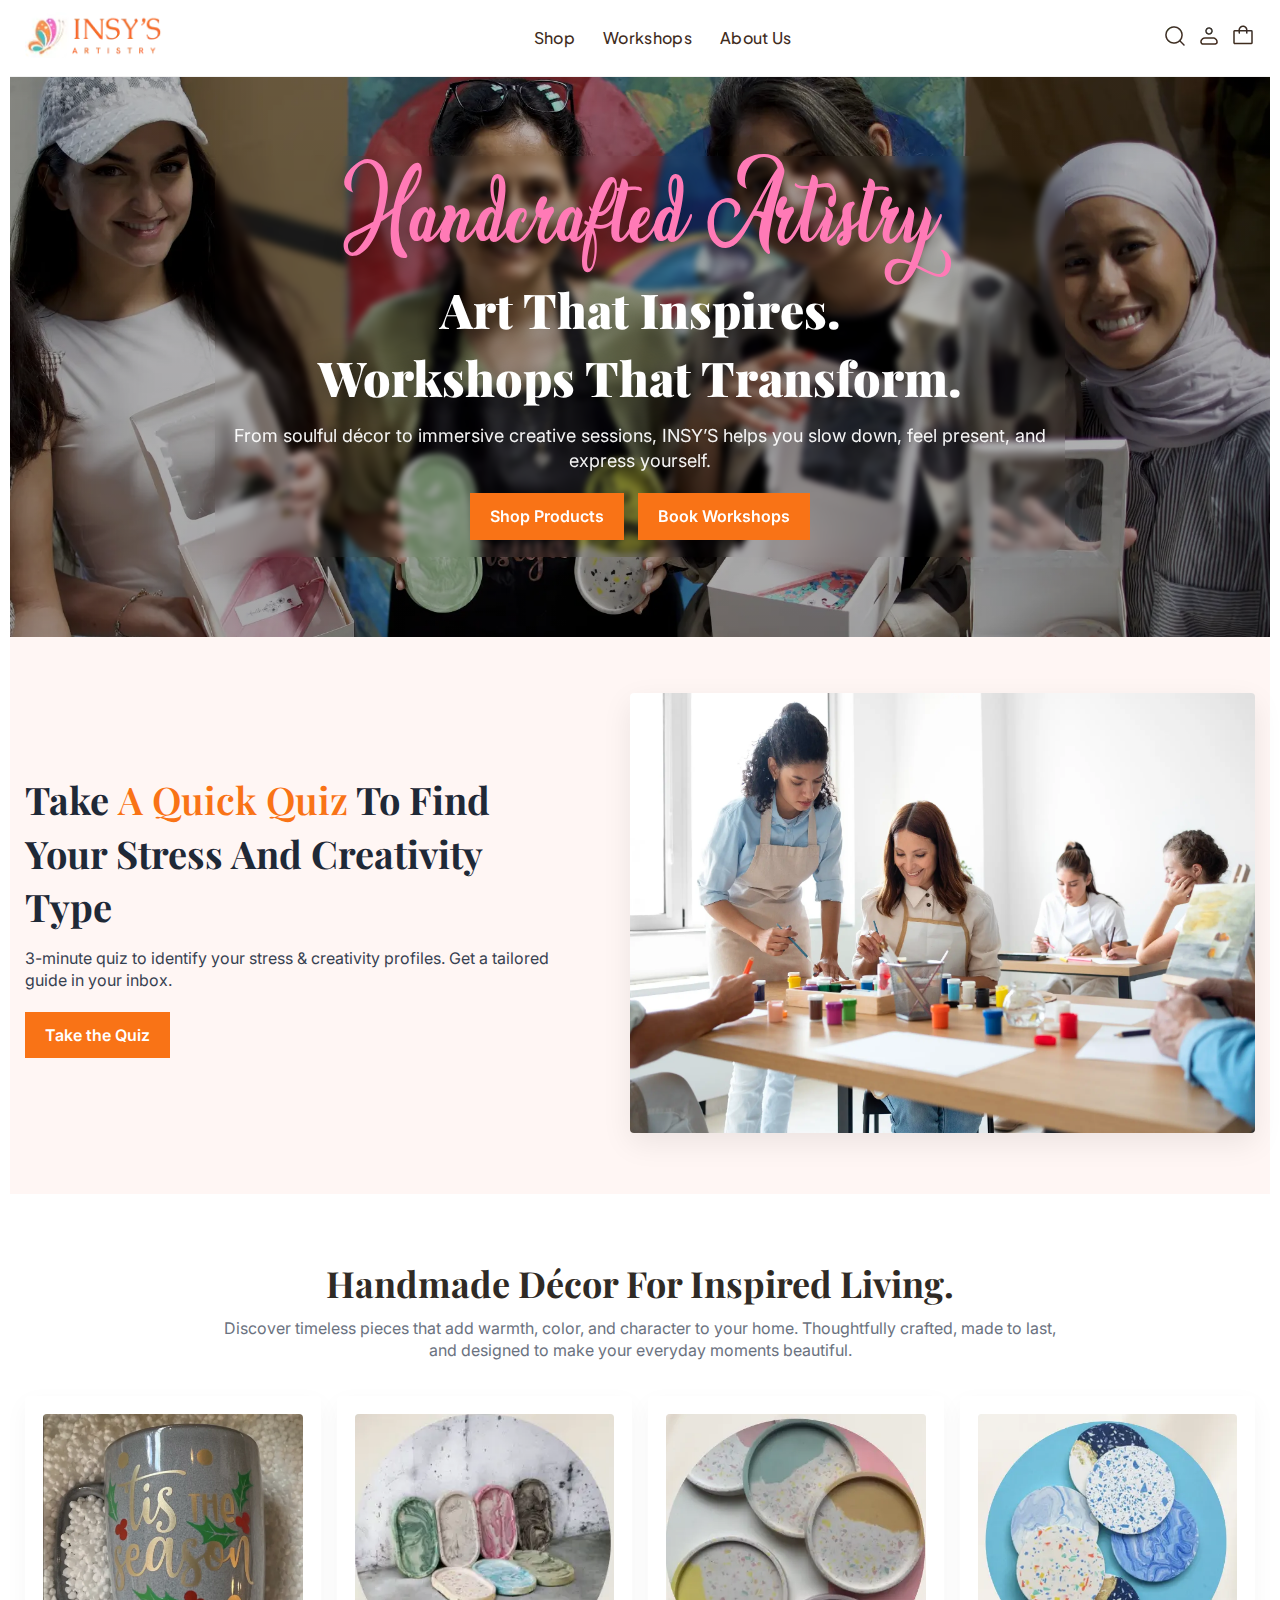
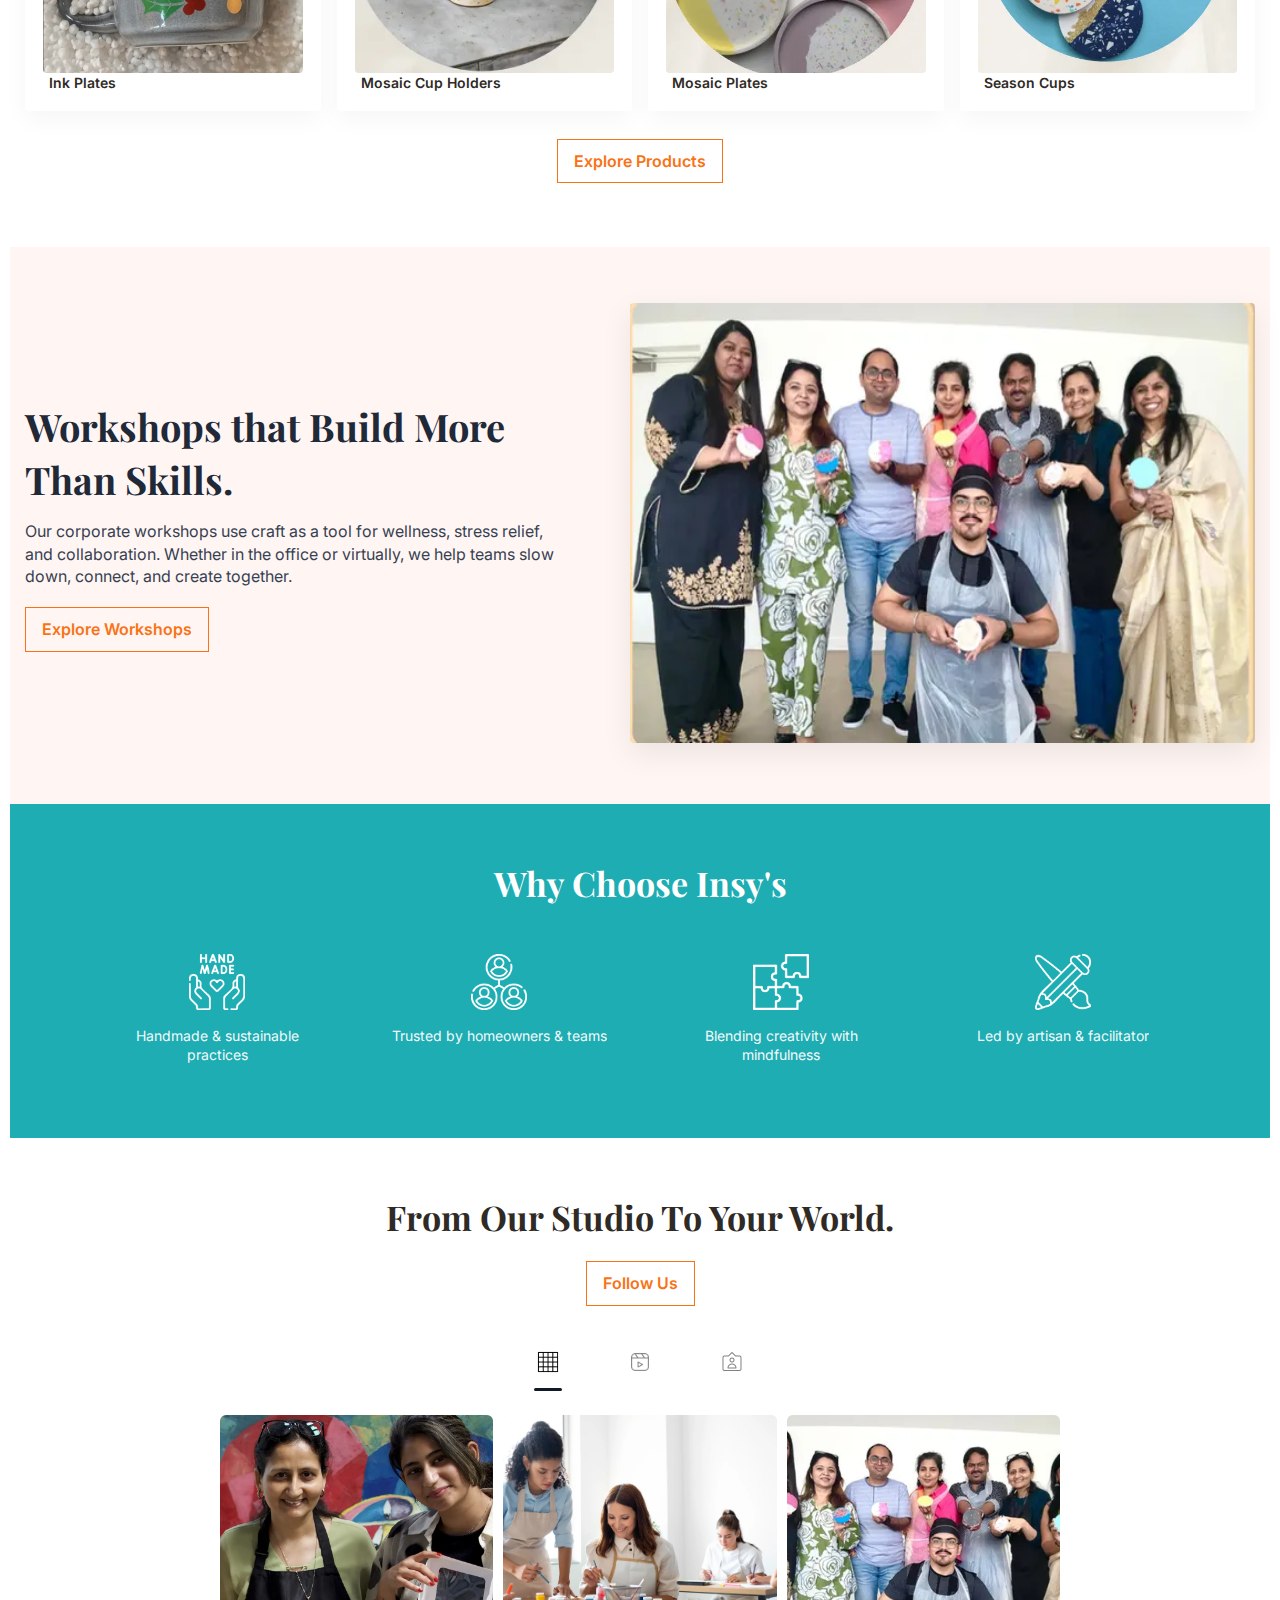
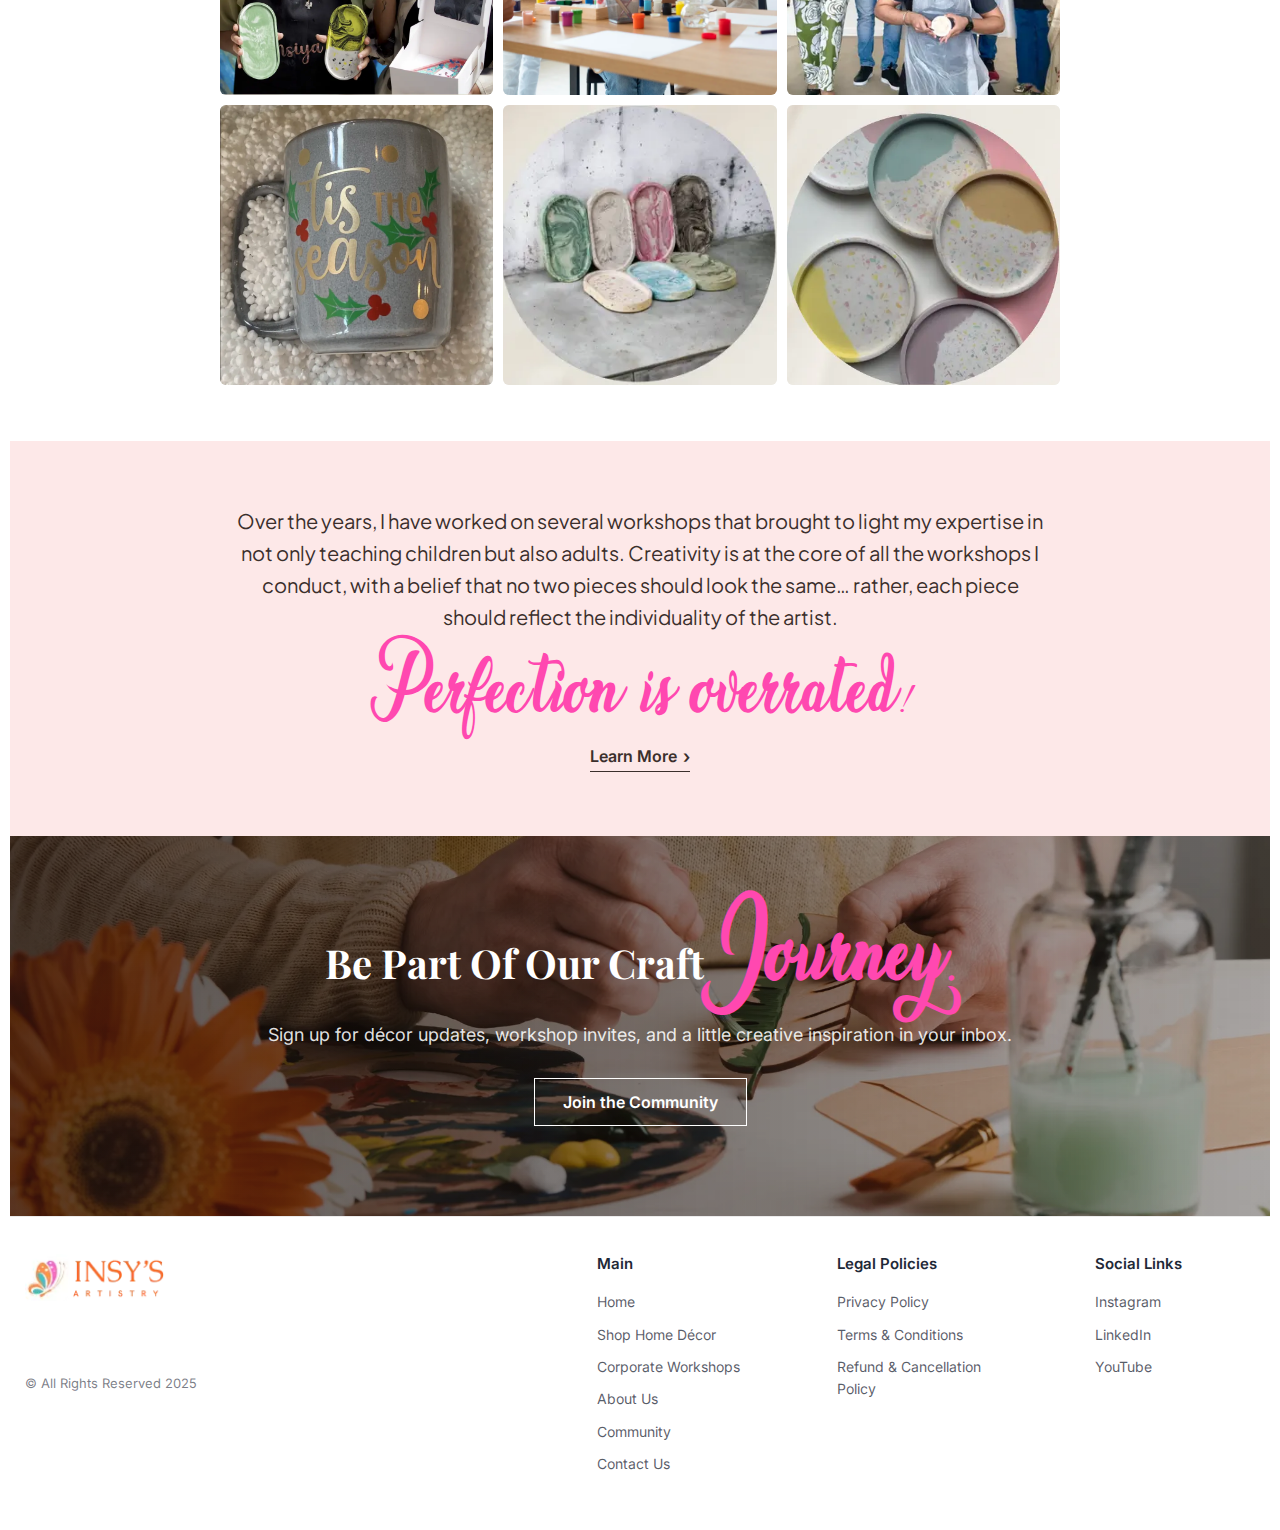
<file: index.html>
<!DOCTYPE html>
<html lang="en">

<head>
  <meta charset="utf-8" />
  <meta name="viewport" content="width=device-width, initial-scale=1" />
  <title>Insy's Artistry — Handcrafted Artistry</title>
  <link rel="preconnect" href="https://fonts.googleapis.com" />
  <link rel="preconnect" href="https://fonts.gstatic.com" crossorigin />
  <link
    href="https://fonts.googleapis.com/css2?family=Plus+Jakarta+Sans:wght@400;500;600&family=Playfair+Display:wght@400;700;900&family=Inter:wght@300;400;600&family=Great+Vibes&display=swap"
    rel="stylesheet" />
  <link rel="stylesheet" href="styles.css" />
</head>

<body>
  <header class="site-header">
    <div class="container header-inner">
      <div class="logo-menu-section">
        <!-- moved hamburger to the left of the logo -->
        <button class="menu-toggle" aria-label="Open menu"><img src="./assets/mobile_menu.webp" alt="menu"></button>
        <div class="brand">
          <a href="#">
            <img src="./assets/insy_logo.webp" alt="Insy's Artistry logo" class="logo" loading="lazy" />
          </a>
        </div>
      </div>

      <nav class="main-nav" aria-label="Main navigation">
        <ul>
          <li><a href="products.html">Shop</a></li>
          <li><a href="workshops.html">Workshops</a></li>
          <li><a href="aboutus.html">About Us</a></li>
        </ul>
      </nav>

      <div class="header-actions">
        <button class="icon-btn" aria-label="Search"><img src="./assets/search_icon.webp" alt="search_icon" height="24px"
            loading="lazy"
            width="24px"></button>
        <button class="icon-btn" aria-label="Account"><img src="./assets/user_icon.webp" alt="search_icon" height="24px"
            loading="lazy"
            width="24px"></button>
        <button class="icon-btn" aria-label="Cart"><img src="./assets/shopping_icon.webp" alt="search_icon" height="24px"
            loading="lazy"
            width="24px"></button>
      </div>
    </div>
  </header>

  <main>
    <section class="hero" id="hero">
      <div class="hero-bg" aria-hidden="true"></div>
      <div class="container hero-inner">
        <div class="hero-copy">
          <h2 class="hero-sub">Handcrafted Artistry</h2>
          <h1 class="hero-title">Art That Inspires.<br /> Workshops That Transform.</h1>
          <p class="hero-lead">
            From soulful décor to immersive creative sessions, INSY’S helps you slow down, feel present, and express
            yourself.
          </p>
          <div class="hero-ctas">
            <a class="btn btn-primary" href="#shop">Shop Products</a>
            <a class="btn btn-primary" href="#quiz">Book Workshops</a>
          </div>
        </div>
      </div>
    </section>

    <section class="quiz" id="quiz">
      <div class="container quiz-inner">
        <div class="quiz-content">
          <h2 class="quiz-title">
            Take <span class="quiz-eyebrow">A Quick Quiz</span> To Find Your
            Stress And Creativity Type
          </h2>
          <p class="quiz-desc">
            3-minute quiz to identify your stress & creativity profiles. Get a tailored guide in your inbox.
          </p>
          <a href="#" class="btn btn-primary quiz-cta">Take the Quiz</a>
        </div>
        <div class="quiz-image">
          <img src="./assets//quiz_page_pic.webp" alt="Workshop image" />
        </div>
      </div>
    </section>

    <!-- Product showcase section -->
    <section class="products" id="shop">
      <div class="container">
        <h2 class="products-title">Handmade Décor For Inspired Living.</h2>
        <p class="products-lead">
          Discover timeless pieces that add warmth, color, and character to your home. Thoughtfully crafted, made to
          last, and
          designed to make your everyday moments beautiful.
        </p>

        <div class="product-grid" aria-live="polite" id="product-grid">
          <!-- Product cards will be generated here -->
        </div>

        <div style="text-align: center; margin-top: 28px">
          <a class="btn btn-secondary explore-btn" href="products.html">Explore Products</a>
        </div>
      </div>
    </section>
    <!-- Workshops section -->
    <section class="workshops" id="workshops">
      <div class="container quiz-inner">
        <div class="quiz-content">
          <h2 class="quiz-title">Workshops that Build More Than Skills.</h2>
          <p class="quiz-desc">
            Our corporate workshops use craft as a tool for wellness, stress relief, and collaboration. Whether in the
            office or
            virtually, we help teams slow down, connect, and create together.
          </p>
          <a class="btn btn-secondary explore-btn" href="#workshops">Explore Workshops</a>
        </div>
    
        <div class="quiz-image">
          <img src="./assets/workshop_page_pic.webp" alt="Workshop group" />
        </div>
      </div>
    </section>
    
    <!-- Why choose section -->
    <section class="why" id="why">
      <div class="container">
        <h2 class="why-title">Why Choose Insy's</h2>
    
        <div class="why-grid" role="list">
          <div class="why-item" role="listitem">
            <img src="./assets/hand_made_icon.webp" alt="Handmade & sustainable practices" class="why-icon" />
            <div class="why-name">Handmade & sustainable practices</div>
          </div>

          <div class="why-item" role="listitem">
            <img src="./assets/trust_icon.webp" alt="Handmade & sustainable practices" class="why-icon" />
            <div class="why-name">Trusted by homeowners & teams</div>
          </div>

          <div class="why-item" role="listitem">
            <img src="./assets/puzzle_icon.webp" alt="Handmade & sustainable practices" class="why-icon" />
            <div class="why-name">Blending creativity with mindfulness</div>
          </div>

          <div class="why-item" role="listitem">
            <img src="./assets/artisan_logo.webp" alt="Handmade & sustainable practices" class="why-icon" />
            <div class="why-name">Led by artisan & facilitator</div>
          </div>
        </div>
      </div>
    </section>
    <!-- world section -->
    <section class="world" id="world">
      <div class="container">
        <h2 class="world-title">From Our Studio To Your World.</h2>
        <div style="text-align: center; margin-bottom: 28px">
          <a class="btn btn-secondary explore-btn" href="#">Follow Us</a>
        </div>

        <div class="world-tabs" role="tablist">
          <button class="world-tab is-active" aria-selected="true" data-tab="posts">
            <img class="insta-icon" src="./assets/image-grid.webp" alt="insta grid">
          </button>
          <button class="world-tab" aria-selected="false" data-tab="reels">
            <img class="insta-icon" src="./assets/reel.webp" alt="insta reels">
          </button>
          <button class="world-tab" aria-selected="false" data-tab="tagged">
            <img class="insta-icon" src="./assets/tagged.webp" alt="insta tagged">
          </button>
        </div>

        <div class="world-grid" id="world-grid" aria-live="polite">
          <!-- JS will populate images for the active tab -->
        </div>
      </div>
    </section>

    <!-- Philosophy section -->
    <section class="philosophy">
      <div class="container philosophy-inner">
        <p class="philosophy-text">
          Over the years, I have worked on several workshops that brought to light my expertise in not only teaching
          children but also adults. Creativity is at the core of all the workshops I conduct, with a belief that no two
          pieces should look the same… rather, each piece should reflect the individuality of the artist.
        </p>
        <p class="philosophy-signoff">Perfection is overrated!</p>
        <a class="philosophy-link" href="#">Learn More</a>
      </div>
    </section>

    <!-- Craft Journey CTA -->
    <section class="craft-cta">
      <div class="craft-cta-bg" aria-hidden="true"></div>
      <div class="container craft-cta-inner">
        <h2 class="craft-cta-title">
          Be Part Of Our Craft <span class="craft-cta-script">Journey.</span>
        </h2>
        <p class="craft-cta-desc">
          Sign up for décor updates, workshop invites, and a little creative inspiration in your inbox.
        </p>
        <a class="craft-cta-btn" href="#">Join the Community</a>
      </div>
    </section>

    <!--
    <section class="cta-newsletter">
      <div class="container cta-inner">
        <div class="cta-copy">
          <h3 class="cta-title">Get exclusive updates & workshop invites</h3>
          <p class="cta-desc">
            Join our list for new product drops, early workshop seats, and
            maker stories.
          </p>
        </div>
        <form class="cta-form" action="#" method="post" aria-label="Join newsletter">
          <label for="email" class="sr-only">Email</label>
          <input id="email" name="email" type="email" placeholder="you@example.com" required />
          <button class="btn btn-primary" type="submit">Join the List</button>
        </form>
      </div>
    </section> -->

  </main>

  <footer class="site-footer">
    <div class="footer-bg" aria-hidden="true">
      <!-- background color -->
    </div>
    <div class="container footer-inner">
      <div class="footer-brand">
        <img src="./assets/insy_logo.webp" alt="Insy's Artistry logo" class="footer-logo" />
        <p class="footer-copy">© All Rights Reserved 2025</p>
      </div>

      <div class="footer-columns">
        <div class="footer-col">
          <h3 class="footer-heading">Main</h3>
          <ul class="footer-links">
            <li><a href="#hero">Home</a></li>
            <li><a href="#shop">Shop Home Décor</a></li>
            <li><a href="#workshops">Corporate Workshops</a></li>
            <li><a href="#why">About Us</a></li>
            <li><a href="#community">Community</a></li>
            <li><a href="#contact">Contact Us</a></li>
          </ul>
        </div>

        <div class="footer-col">
          <h3 class="footer-heading">Legal Policies</h3>
          <ul class="footer-links">
            <li><a href="#">Privacy Policy</a></li>
            <li><a href="#">Terms &amp; Conditions</a></li>
            <li><a href="#">Refund &amp; Cancellation Policy</a></li>
          </ul>
        </div>

        <div class="footer-col">
          <h3 class="footer-heading">Social Links</h3>
          <ul class="footer-links">
            <li><a href="#">Instagram</a></li>
            <li><a href="#">LinkedIn</a></li>
            <li><a href="#">YouTube</a></li>
          </ul>
        </div>
      </div>


    </div>
  </footer>

  <script src="script.js"></script>
</body>

</html>
</file>
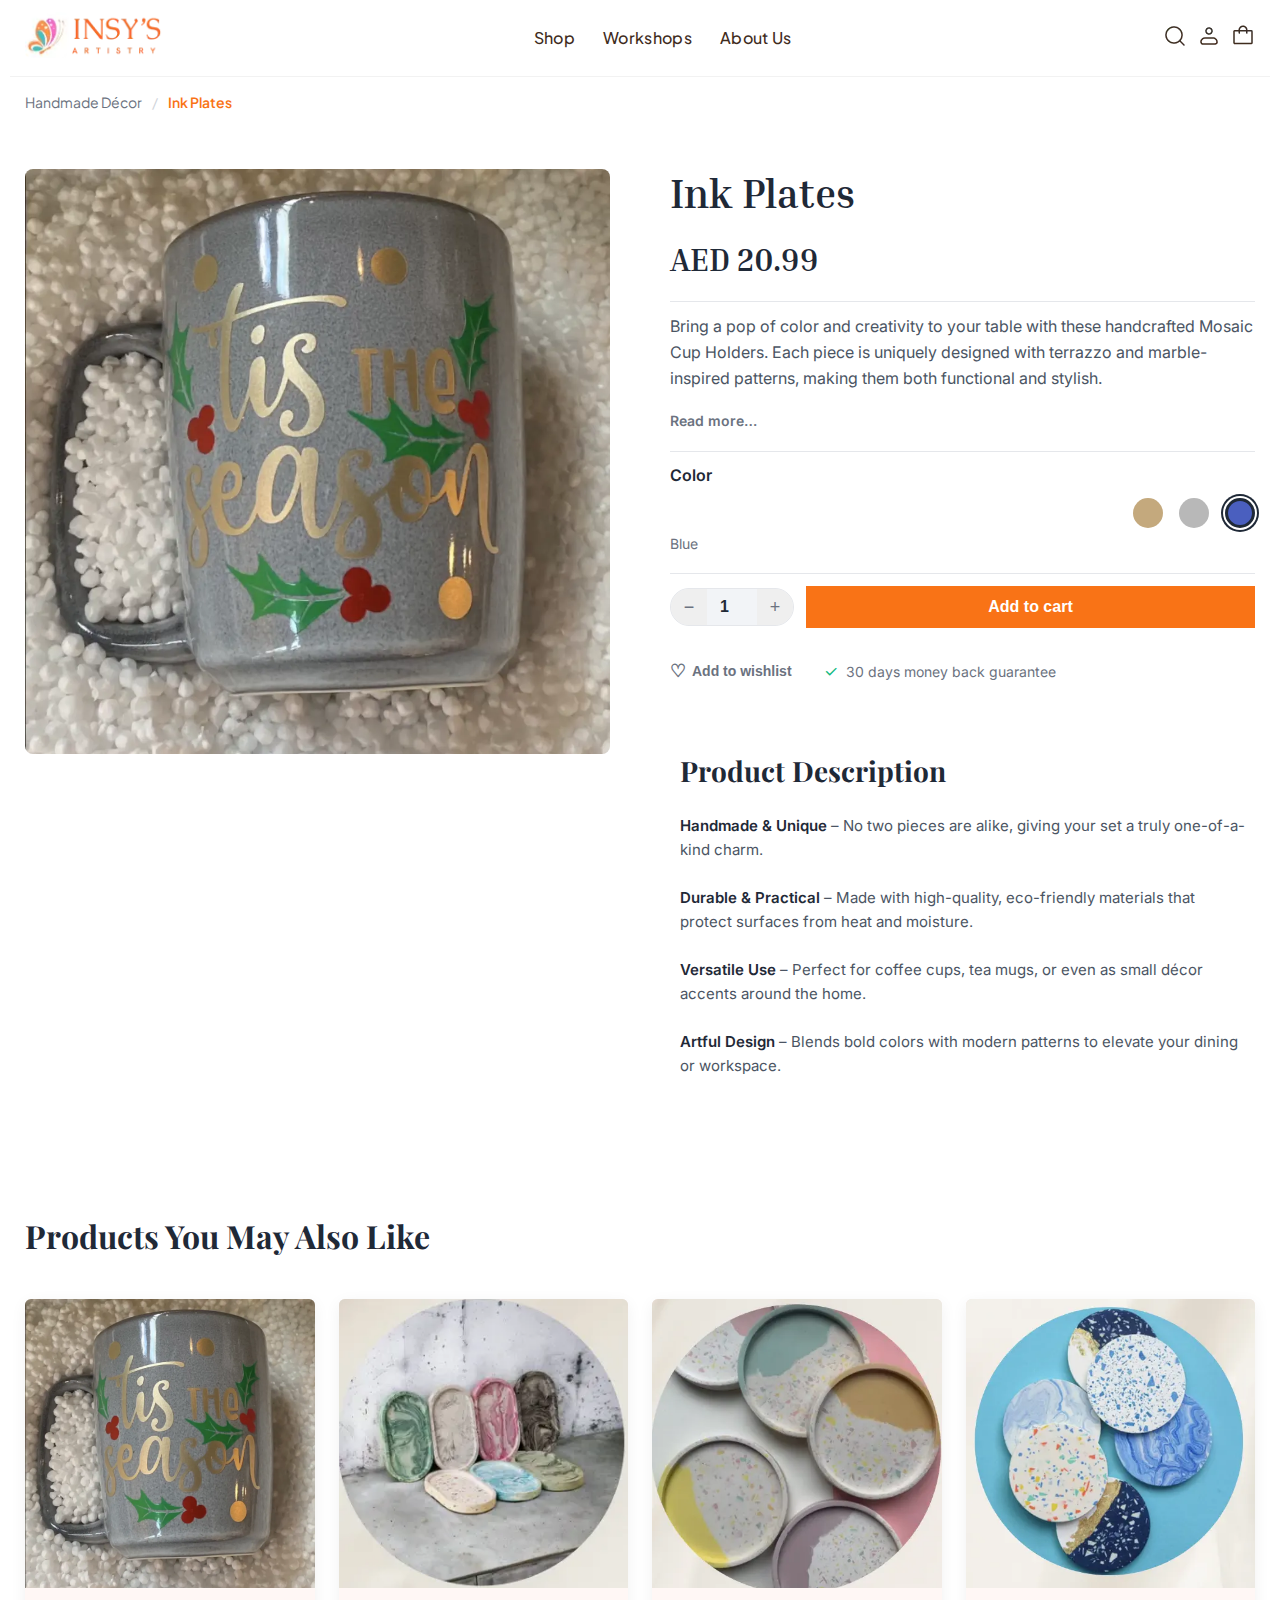
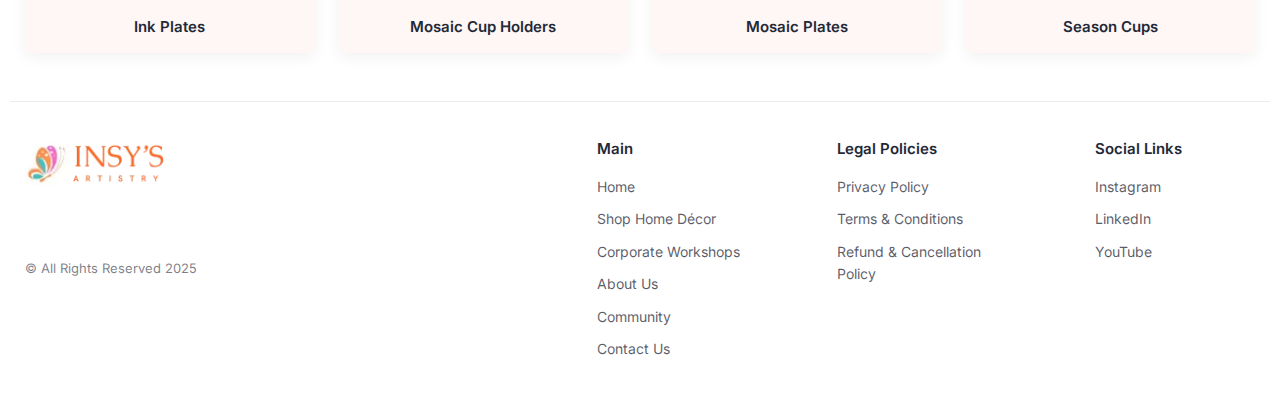
<file: pdp.html>
<!DOCTYPE html>
<html lang="en">

<head>
    <meta charset="utf-8" />
    <meta name="viewport" content="width=device-width, initial-scale=1" />
    <title>Mosaic Cup Holders — Insy's Artistry</title>
    <link rel="preconnect" href="https://fonts.googleapis.com" />
    <link rel="preconnect" href="https://fonts.gstatic.com" crossorigin />
    <link
        href="https://fonts.googleapis.com/css2?family=Plus+Jakarta+Sans:wght@400;500;600&family=Playfair+Display:wght@400;700;900&family=Inter:wght@300;400;600&family=Great+Vibes&family=Inria+Serif:wght@400;700&display=swap"
        rel="stylesheet" />
    <link rel="stylesheet" href="styles.css" />
</head>

<body>
    <header class="site-header">
        <div class="container header-inner">
            <div class="logo-menu-section">
                <button class="menu-toggle" aria-label="Open menu"><img src="./assets/mobile_menu.webp"
                        alt="menu"></button>
                <div class="brand">
                    <a href="index.html">
                        <img src="./assets/insy_logo.webp" alt="Insy's Artistry logo" class="logo" />
                    </a>
                </div>
            </div>

            <nav class="main-nav" aria-label="Main navigation">
                <ul>
                    <li><a href="products.html">Shop</a></li>
                    <li><a href="workshops.html">Workshops</a></li>
                    <li><a href="aboutus.html">About Us</a></li>
                </ul>
            </nav>

            <div class="header-actions">
                <button class="icon-btn" aria-label="Search"><img src="./assets/search_icon.webp" alt="search_icon"
                        height="24px" width="24px"></button>
                <button class="icon-btn" aria-label="Account"><img src="./assets/user_icon.webp" alt="user_icon"
                        height="24px" width="24px"></button>
                <button class="icon-btn" aria-label="Cart"><img src="./assets/shopping_icon.webp" alt="cart_icon"
                        height="24px" width="24px"></button>
            </div>
        </div>
    </header>

    <main>
        <!-- Breadcrumb -->
        <section class="pdp-breadcrumb">
            <div class="container">
                <a href="products.html" class="breadcrumb-link">Handmade Décor</a>
                <span class="breadcrumb-separator">/</span>
                <span class="breadcrumb-current">Ink Plates</span>
            </div>
        </section>

        <!-- Product Detail Section -->
        <section class="pdp-hero">
            <div class="container pdp-hero-inner">
                <!-- Product Image -->
                <div class="pdp-image-section">
                    <div class="pdp-main-image">
                        <img src="./assets/product_pic_1.webp" alt="Ink plates" />
                    </div>
                </div>

                <!-- Product Info -->
                <div class="pdp-content">
                    <h1 class="pdp-title">Ink Plates</h1>
                    <div class="pdp-price">AED 20.99</div>

                    <!-- Product Description Teaser -->
                    <p class="pdp-description">
                        Bring a pop of color and creativity to your table with these handcrafted Mosaic Cup Holders.
                        Each piece is uniquely designed with terrazzo and marble-inspired patterns, making them both
                        functional and stylish.
                    </p>
                    <a href="#full-description" class="pdp-read-more">Read more…</a>

                    <!-- Color Selection -->
                    <div class="pdp-color-section">
                        <h3 class="pdp-section-title">Color</h3>
                        <div class="color-options">
                            <label class="color-option">
                                <input type="radio" name="color" value="tan" />
                                <span class="color-swatch" style="background-color: #C4A97D;"></span>
                            </label>
                            <label class="color-option">
                                <input type="radio" name="color" value="gray" />
                                <span class="color-swatch" style="background-color: #B8B8B8;"></span>
                            </label>
                            <label class="color-option">
                                <input type="radio" name="color" value="blue" checked />
                                <span class="color-swatch" style="background-color: #4A5FBF;"></span>
                            </label>
                        </div>
                        <p class="color-name">Blue</p>
                    </div>

                    <!-- Quantity & Add to Cart -->
                    <div class="pdp-actions">
                        <div class="quantity-selector">
                            <button class="qty-btn" aria-label="Decrease quantity">−</button>
                            <input type="number" class="qty-input" value="1" min="1" />
                            <button class="qty-btn" aria-label="Increase quantity">+</button>
                        </div>
                        <button class="btn btn-primary pdp-add-to-cart">Add to cart</button>
                    </div>

                    <!-- Trust Signals -->
                    <div class="pdp-trust-signals">
                        <button class="pdp-wishlist">
                            <span class="heart-icon">♡</span> Add to wishlist
                        </button>
                        <div class="pdp-guarantee">
                            <span class="checkmark">✓</span> 30 days money back guarantee
                        </div>
                    </div>
                    <!-- Full Product Description -->
                    <div class="pdp-full-description" id="full-description">
                        <div class="container">
                            <h2 class="pdp-desc-title">Product Description</h2>
                            <ul class="pdp-features">
                                <li>
                                    <strong>Handmade & Unique</strong> – No two pieces are alike, giving your set a
                                    truly
                                    one-of-a-kind charm.
                                </li>
                                <li>
                                    <strong>Durable & Practical</strong> – Made with high-quality, eco-friendly
                                    materials that
                                    protect surfaces from heat and moisture.
                                </li>
                                <li>
                                    <strong>Versatile Use</strong> – Perfect for coffee cups, tea mugs, or even as small
                                    décor
                                    accents around the home.
                                </li>
                                <li>
                                    <strong>Artful Design</strong> – Blends bold colors with modern patterns to elevate
                                    your dining
                                    or workspace.
                                </li>
                            </ul>
                        </div>
                    </div>
                </div>
            </div>

        </section>
        <!-- product you may like -->
        <section class="pdp-related-products">
            <div class="container">
                <h2 class="pdp-section-heading">Products You May Also Like</h2>
                <div class="related-products-grid">
                    <!-- suggested product cards -->
                    <a class="product-card" href="pdp.html">
                        <div class="product-image">
                            <img src="./assets/product_pic_1.webp" alt="Ink Plates" />
                        </div>
                        <div class="product-info">
                            <h3 class="product-name">Ink Plates</h3>
                        </div>
                    </a>

                    <div class="product-card">
                        <div class="product-image">
                            <img src="./assets/product_pic_2.webp" alt="Mosaic Cup Holders" />
                        </div>
                        <div class="product-info">
                            <h3 class="product-name">Mosaic Cup Holders</h3>
                        </div>
                    </div>

                    <div class="product-card">
                        <div class="product-image">
                            <img src="./assets/product_pic_3.webp" alt="Mosaic Plates" />
                        </div>
                        <div class="product-info">
                            <h3 class="product-name">Mosaic Plates</h3>
                        </div>
                    </div>

                    <div class="product-card">
                        <div class="product-image">
                            <img src="./assets/product_pic_4.webp" alt="Season Cups" />
                        </div>
                        <div class="product-info">
                            <h3 class="product-name">Season Cups</h3>
                        </div>
                    </div>
                    </div>
                    </div>
                    </section>
    </main>

    <footer class="site-footer">
        <div class="footer-bg" aria-hidden="true"></div>
        <div class="container footer-inner">
            <div class="footer-brand">
                <img src="./assets/insy_logo.webp" alt="Insy's Artistry logo" class="footer-logo" />
                <p class="footer-copy">© All Rights Reserved 2025</p>
            </div>

            <div class="footer-columns">
                <div class="footer-col">
                    <h3 class="footer-heading">Main</h3>
                    <ul class="footer-links">
                        <li><a href="index.html#hero">Home</a></li>
                        <li><a href="products.html">Shop Home Décor</a></li>
                        <li><a href="index.html#workshops">Corporate Workshops</a></li>
                        <li><a href="index.html#why">About Us</a></li>
                        <li><a href="#">Community</a></li>
                        <li><a href="#">Contact Us</a></li>
                    </ul>
                </div>

                <div class="footer-col">
                    <h3 class="footer-heading">Legal Policies</h3>
                    <ul class="footer-links">
                        <li><a href="#">Privacy Policy</a></li>
                        <li><a href="#">Terms &amp; Conditions</a></li>
                        <li><a href="#">Refund &amp; Cancellation Policy</a></li>
                    </ul>
                </div>

                <div class="footer-col">
                    <h3 class="footer-heading">Social Links</h3>
                    <ul class="footer-links">
                        <li><a href="#">Instagram</a></li>
                        <li><a href="#">LinkedIn</a></li>
                        <li><a href="#">YouTube</a></li>
                    </ul>
                </div>
            </div>
        </div>
    </footer>

    <script src="script.js"></script>
</body>

</html>
</file>
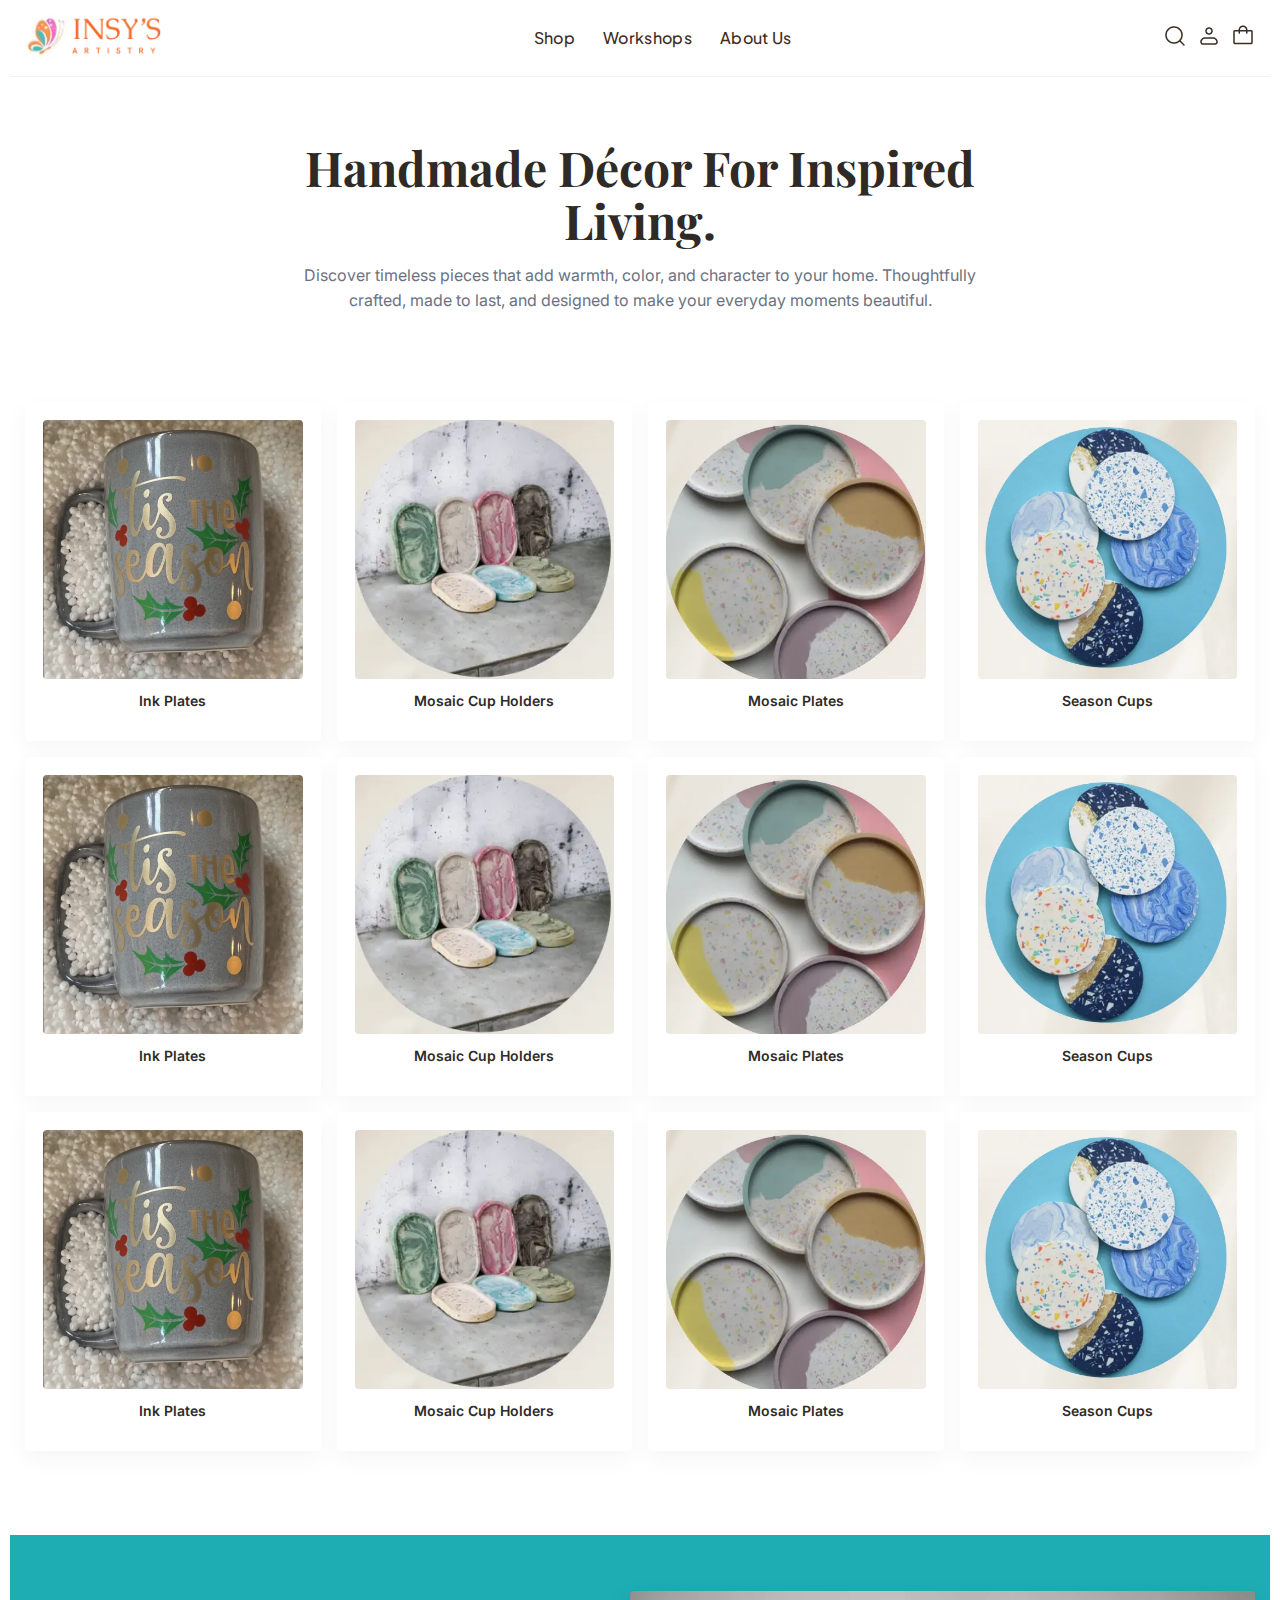
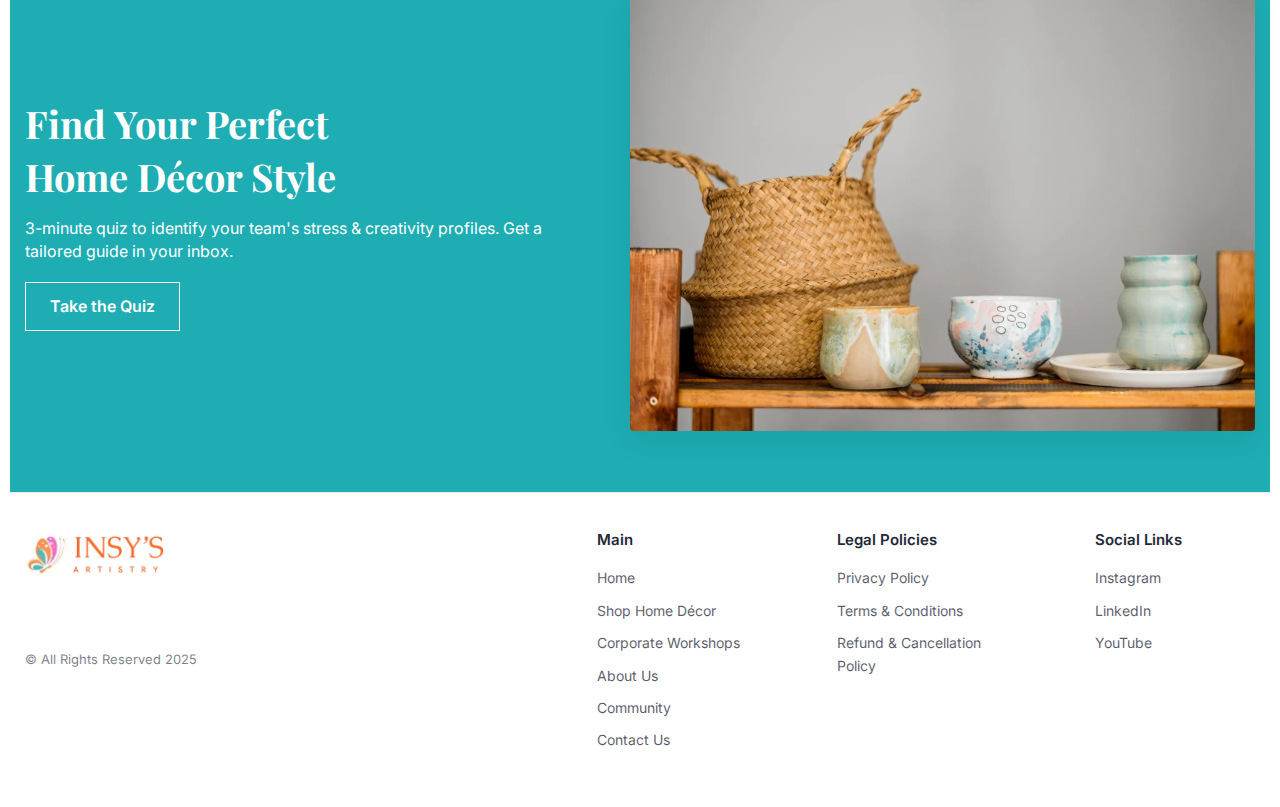
<file: products.html>
<!DOCTYPE html>
<html lang="en">

<head>
    <meta charset="utf-8" />
    <meta name="viewport" content="width=device-width, initial-scale=1" />
    <title>Insy's Artistry - Shop Products</title>
    <link rel="preconnect" href="https://fonts.googleapis.com" />
    <link rel="preconnect" href="https://fonts.gstatic.com" crossorigin />
    <link
        href="https://fonts.googleapis.com/css2?family=Plus+Jakarta+Sans:wght@400;500;600&family=Playfair+Display:wght@400;700;900&family=Inter:wght@300;400;600&family=Great+Vibes&display=swap"
        rel="stylesheet" />
    <link rel="stylesheet" href="styles.css" />
</head>

<body>
    <!-- Header (copied from index.html) -->
    <header class="site-header">
        <div class="container header-inner">
            <div class="logo-menu-section">
                <button class="menu-toggle" aria-label="Open menu"><img src="./assets/mobile_menu.webp"
                        alt="menu"></button>
                <div class="brand">
                    <a href="index.html">
                        <img src="./assets/insy_logo.webp" alt="Insy's Artistry logo" class="logo" />
                    </a>
                </div>
            </div>

            <nav class="main-nav" aria-label="Main navigation">
                <ul>
                    <li><a href="products.html">Shop</a></li>
                    <li><a href="workshops.html">Workshops</a></li>
                    <li><a href="aboutus.html">About Us</a></li>
                </ul>
            </nav>

            <div class="header-actions">
                <button class="icon-btn" aria-label="Search"><img src="./assets/search_icon.webp" alt="search_icon"
                        height="24" width="24"></button>
                <button class="icon-btn" aria-label="Account"><img src="./assets/user_icon.webp" alt="account"
                        height="24" width="24"></button>
                <button class="icon-btn" aria-label="Cart"><img src="./assets/shopping_icon.webp" alt="cart" height="24"
                        width="24"></button>
            </div>
        </div>
    </header>

    <main>
        <!-- Product page hero section -->
        <section class="products-hero">
            <div class="container products-hero-inner">
                <div class="products-hero-content">
                    <h1 class="products-hero-title">Handmade Décor For Inspired Living.</h1>
                    <p class="products-hero-desc">
                        Discover timeless pieces that add warmth, color, and character to your home. Thoughtfully
                        crafted, made to
                        last, and designed to make your everyday moments beautiful.
                    </p>
                </div>
            </div>
        </section>

        <!-- Products grid section -->
        <section class="products-section">
            <div class="container">
                <div class="product-grid" aria-live="polite" id="product-page-grid">
                    <!-- Product cards will be generated here or manually added -->
                    <a class="product-card" href="pdp.html">
                        <div class="product-image">
                            <img src="./assets/product_pic_1.webp" alt="Ink Plates" />
                        </div>
                        <div class="product-info">
                            <h3 class="product-name">Ink Plates</h3>
                        </div>
                    </a>
                    
                    <div class="product-card">
                        <div class="product-image">
                            <img src="./assets/product_pic_2.webp" alt="Mosaic Cup Holders" />
                        </div>
                        <div class="product-info">
                            <h3 class="product-name">Mosaic Cup Holders</h3>
                        </div>
                    </div>
                    
                    <div class="product-card">
                        <div class="product-image">
                            <img src="./assets/product_pic_3.webp" alt="Mosaic Plates" />
                        </div>
                        <div class="product-info">
                            <h3 class="product-name">Mosaic Plates</h3>
                        </div>
                    </div>
                    
                    <div class="product-card">
                        <div class="product-image">
                            <img src="./assets/product_pic_4.webp" alt="Season Cups" />
                        </div>
                        <div class="product-info">
                            <h3 class="product-name">Season Cups</h3>
                        </div>
                    </div>
                    
                    <div class="product-card">
                        <div class="product-image">
                            <img src="./assets/product_pic_1.webp" alt="Ink Plates" />
                        </div>
                        <div class="product-info">
                            <h3 class="product-name">Ink Plates</h3>
                        </div>
                    </div>
                    
                    <div class="product-card">
                        <div class="product-image">
                            <img src="./assets/product_pic_2.webp" alt="Mosaic Cup Holders" />
                        </div>
                        <div class="product-info">
                            <h3 class="product-name">Mosaic Cup Holders</h3>
                        </div>
                    </div>
                    
                    <div class="product-card">
                        <div class="product-image">
                            <img src="./assets/product_pic_3.webp" alt="Mosaic Plates" />
                        </div>
                        <div class="product-info">
                            <h3 class="product-name">Mosaic Plates</h3>
                        </div>
                    </div>
                    
                    <div class="product-card">
                        <div class="product-image">
                            <img src="./assets/product_pic_4.webp" alt="Season Cups" />
                        </div>
                        <div class="product-info">
                            <h3 class="product-name">Season Cups</h3>
                        </div>
                    </div>
                    
                    <div class="product-card">
                        <div class="product-image">
                            <img src="./assets/product_pic_1.webp" alt="Ink Plates" />
                        </div>
                        <div class="product-info">
                            <h3 class="product-name">Ink Plates</h3>
                        </div>
                    </div>
                    
                    <div class="product-card">
                        <div class="product-image">
                            <img src="./assets/product_pic_2.webp" alt="Mosaic Cup Holders" />
                        </div>
                        <div class="product-info">
                            <h3 class="product-name">Mosaic Cup Holders</h3>
                        </div>
                    </div>
                    
                    <div class="product-card">
                        <div class="product-image">
                            <img src="./assets/product_pic_3.webp" alt="Mosaic Plates" />
                        </div>
                        <div class="product-info">
                            <h3 class="product-name">Mosaic Plates</h3>
                        </div>
                    </div>
                    
                    <div class="product-card">
                        <div class="product-image">
                            <img src="./assets/product_pic_4.webp" alt="Season Cups" />
                        </div>
                        <div class="product-info">
                            <h3 class="product-name">Season Cups</h3>
                        </div>
                    </div>
                </div>
            </div>
        </section>

        <!-- Quiz CTA section -->
        <section class="product-quiz" id="quiz">
            <div class="container quiz-inner">
                <div class="quiz-content">
                    <h2 class="product-quiz-title">
                        Find Your Perfect<br />Home Décor Style
                    </h2>
                    <p class="product-quiz-desc">
                        3-minute quiz to identify your team's stress & creativity profiles. Get a tailored guide in your
                        inbox.
                    </p>
                    <a href="#" class="btn btn-primary product-quiz-btn">Take the Quiz</a>
                </div>
                <div class="quiz-image">
                    <img src="./assets/product_page_quiz.webp" alt="Home décor styling" />
                </div>
            </div>
        </section>
    </main>

    <!-- Footer -->
    <footer class="site-footer">
        
        <div class="container footer-inner">
            <div class="footer-brand">
                <img src="./assets/insy_logo.webp" alt="Insy's Artistry logo" class="footer-logo" />
                <p class="footer-copy">© All Rights Reserved 2025</p>
            </div>

            <div class="footer-columns">
                <div class="footer-col">
                    <h3 class="footer-heading">Main</h3>
                    <ul class="footer-links">
                        <li><a href="index.html">Home</a></li>
                        <li><a href="products.html">Shop Home Décor</a></li>
                        <li><a href="workshops.html">Corporate Workshops</a></li>
                        <li><a href="#">About Us</a></li>
                        <li><a href="#">Community</a></li>
                        <li><a href="#">Contact Us</a></li>
                    </ul>
                </div>

                <div class="footer-col">
                    <h3 class="footer-heading">Legal Policies</h3>
                    <ul class="footer-links">
                        <li><a href="#">Privacy Policy</a></li>
                        <li><a href="#">Terms &amp; Conditions</a></li>
                        <li><a href="#">Refund &amp; Cancellation Policy</a></li>
                    </ul>
                </div>

                <div class="footer-col">
                    <h3 class="footer-heading">Social Links</h3>
                    <ul class="footer-links">
                        <li><a href="#">Instagram</a></li>
                        <li><a href="#">LinkedIn</a></li>
                        <li><a href="#">YouTube</a></li>
                    </ul>
                </div>
            </div>
        </div>
    </footer>

    <script src="script.js"></script>
</body>

</html>
</file>
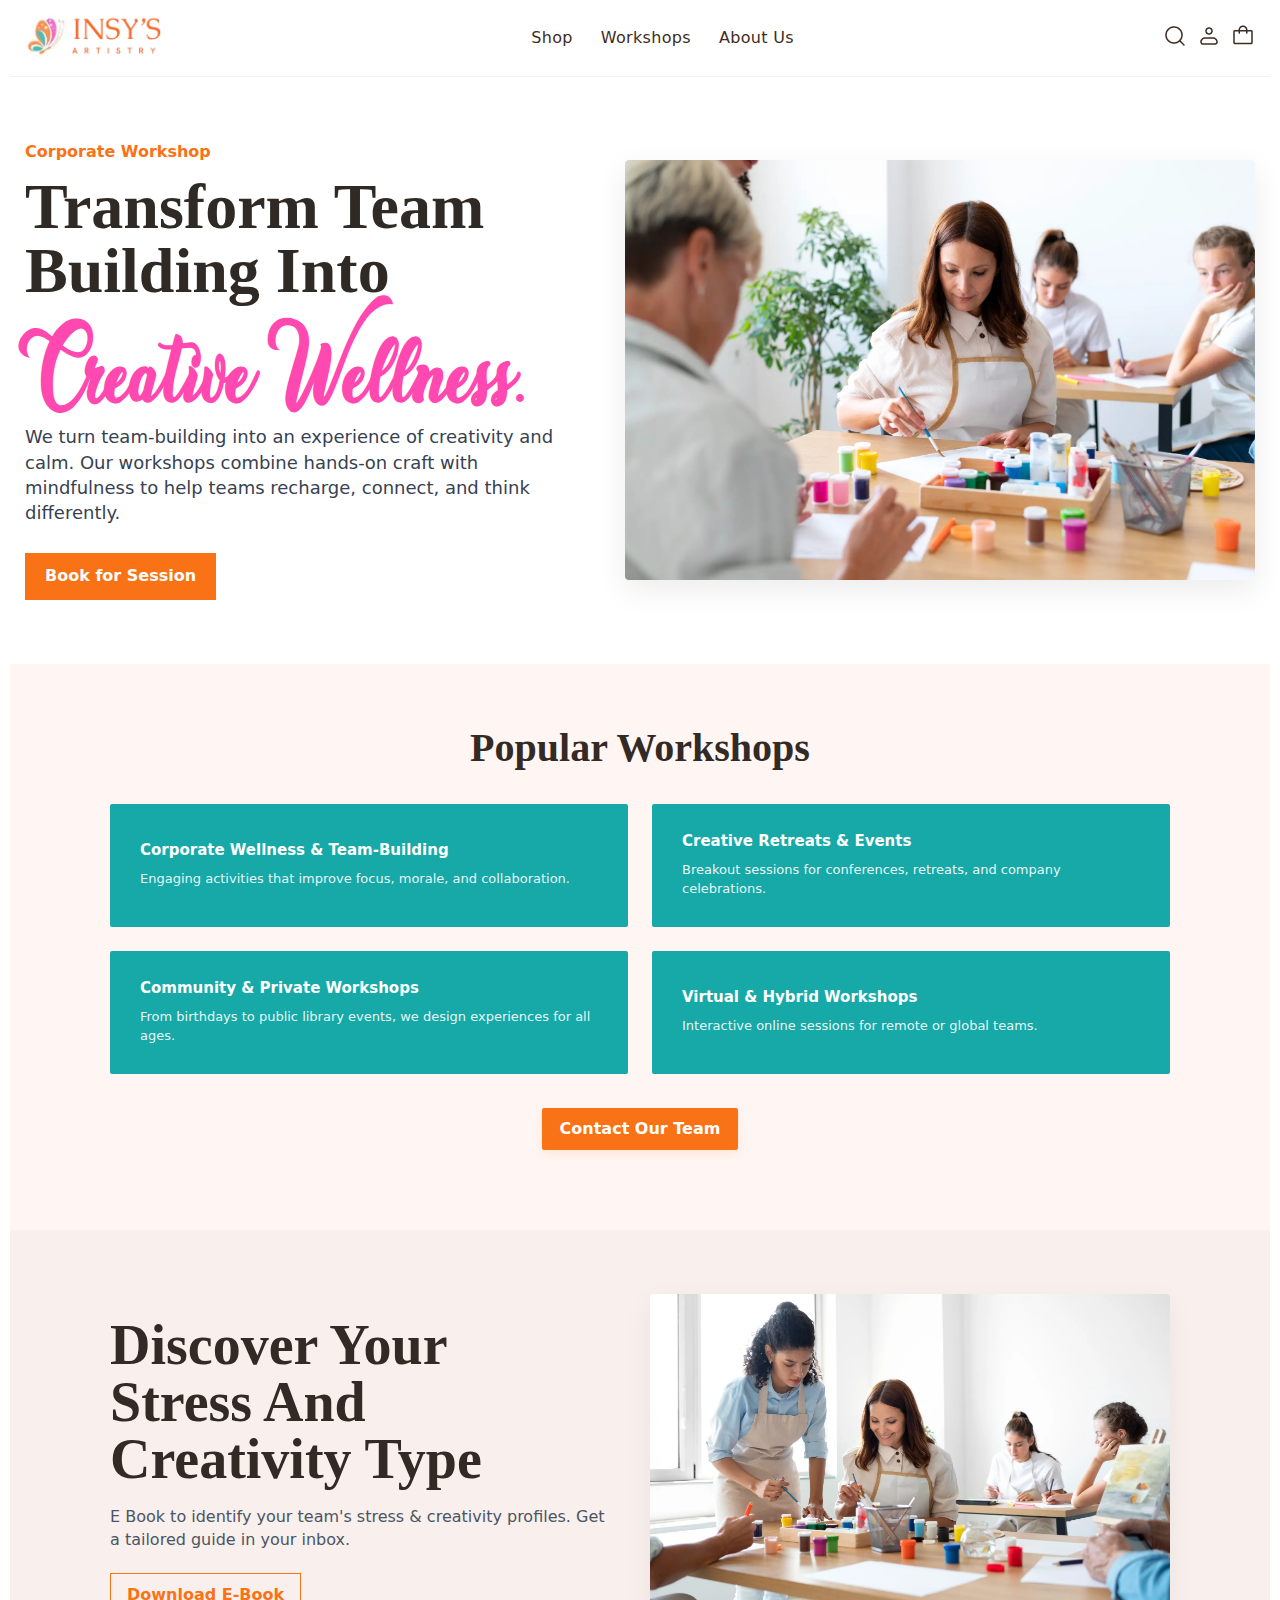
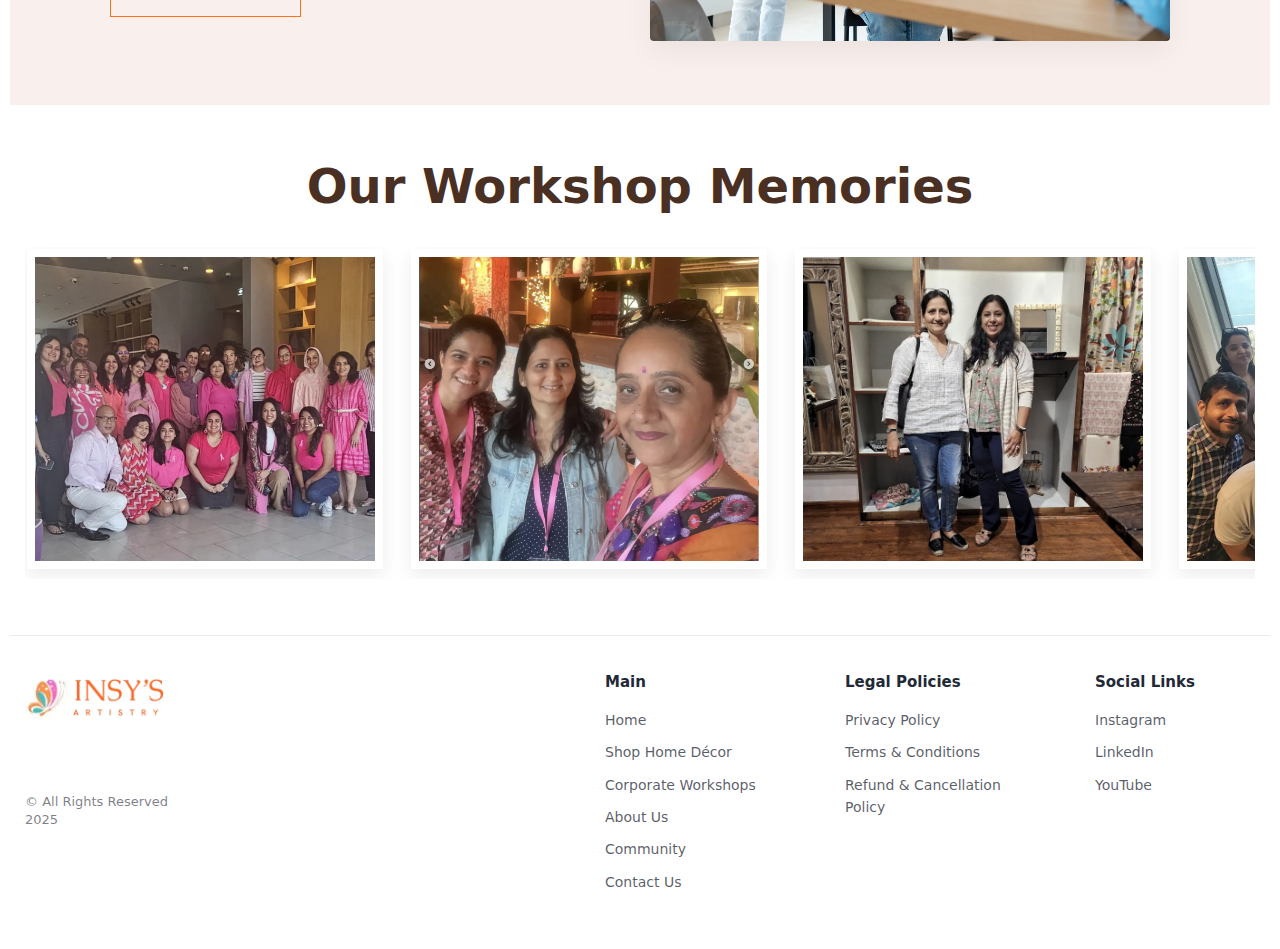
<file: workshops.html>
<!DOCTYPE html>
<html lang="en">

<head>
    <meta charset="utf-8" />
    <meta name="viewport" content="width=device-width, initial-scale=1" />
    <title>Insy's Artistry - Corporate Workshop</title>
    <link rel="stylesheet" href="styles.css" />
</head>

<body>
    <!-- header (copied from index.html) -->
    <header class="site-header">
        <div class="container header-inner">
            <div class="logo-menu-section">
                <button class="menu-toggle" aria-label="Open menu"><img src="./assets/mobile_menu.webp"
                        alt="menu"></button>
                <div class="brand">
                    <a href="index.html">
                        <img src="./assets/insy_logo.webp" alt="Insy's Artistry logo" class="logo" />
                    </a>
                </div>
            </div>

            <nav class="main-nav" aria-label="Main navigation">
                <ul>
                    <li><a href="products.html">Shop</a></li>
                    <li><a href="workshops.html">Workshops</a></li>
                    <li><a href="aboutus.html">About Us</a></li>
                </ul>
            </nav>

            <div class="header-actions">
                <button class="icon-btn" aria-label="Search"><img src="./assets/search_icon.webp" alt="search_icon"
                        height="24" width="24"></button>
                <button class="icon-btn" aria-label="Account"><img src="./assets/user_icon.webp" alt="account"
                        height="24" width="24"></button>
                <button class="icon-btn" aria-label="Cart"><img src="./assets/shopping_icon.webp" alt="cart" height="24"
                        width="24"></button>
            </div>
        </div>
    </header>

    <!-- Workshop hero — layout matches the provided image -->
    <main>
        <section class="workshop-page">
            <div class="container workshop-inner">
                <!-- Left copy -->
                <div class="workshop-content">
                    <p class="workshop-eyebrow">Corporate Workshop</p>

                    <h1 class="workshop-hero-title">
                        Transform Team<br />Building Into
                        <span class="workshop-script">Creative Wellness.</span>
                    </h1>

                    <p class="workshop-desc">
                        We turn team-building into an experience of creativity and calm. Our workshops combine hands‑on
                        craft with mindfulness to help teams recharge, connect, and think differently.
                    </p>

                    <a class="btn btn-primary workshop-cta" href="#book">Book for Session</a>
                </div>

                <!-- Right image -->
                <div class="workshop-image">
                    <img src="./assets/workshop_corpo.webp" alt="Workshop group" />
                </div>
            </div>
        </section>
        <!-- Workshop Formats Section -->
        <section class="workshop-formats">
            <div class="container formats-inner">
                <h2 class="formats-title">Popular Workshops</h2>
                <div class="formats-grid">
                    <div class="format-card">
                        <h3 class="format-heading">Corporate Wellness & Team-Building</h3>
                        <p class="format-desc">Engaging activities that improve focus, morale, and collaboration.</p>
                    </div>
                    <div class="format-card">
                        <h3 class="format-heading">Creative Retreats & Events</h3>
                        <p class="format-desc">Breakout sessions for conferences, retreats, and company celebrations.
                        </p>
                    </div>
                    <div class="format-card">
                        <h3 class="format-heading">Community & Private Workshops</h3>
                        <p class="format-desc">From birthdays to public library events, we design experiences for all
                            ages.
                        </p>
                    </div>
                    <div class="format-card">
                        <h3 class="format-heading">Virtual & Hybrid Workshops</h3>
                        <p class="format-desc">Interactive online sessions for remote or global teams.</p>
                    </div>
                </div>
                <a class="btn btn-secondary formats-cta" href="#contact">Contact Our Team</a>
            </div>
        </section>

        <!-- Ebook CTA section -->
        <section class="ebook-cta" id="ebook">
            <div class="container ebook-inner">
                <div class="ebook-copy">
                    <h2 class="ebook-title">Discover Your<br />Stress And<br />Creativity Type</h2>
                    <p class="ebook-desc">
                        E Book to identify your team's stress & creativity profiles. Get a tailored guide in your inbox.
                    </p>
                    <a class="explore-btn" href="#download">Download E-Book</a>
                </div>

                <div class="ebook-image">
                    <img src="./assets/quiz_page_pic.webp" alt="Workshop participants creating crafts" />
                </div>
            </div>
        </section>
        <!-- memories section -->
        <section class="memories-section">
            <div class="container memories-inner">
                <h2 class="memories-title">Our Workshop Memories</h2>
        
                <!-- marquee wrapper: track contains two copies of the same cards for seamless loop -->
                <div class="memories-marquee" aria-hidden="false">
                    <div class="memories-track">
                        <figure class="memory-card">
                            <img src="./assets/memory_1.webp" alt="Workshop memory 1" />
                        </figure>
                        <figure class="memory-card">
                            <img src="./assets/memory_2.webp" alt="Workshop memory 2" />
                        </figure>
                        <figure class="memory-card">
                            <img src="./assets/memory_3.webp" alt="Workshop memory 3" />
                        </figure>
                        <figure class="memory-card">
                            <img src="./assets/memory_4.webp" alt="Workshop memory 4" />
                        </figure>
        
                        <!-- duplicate for seamless scroll -->
                        <figure class="memory-card">
                            <img src="./assets/memory_1.webp" alt="Workshop memory 1" />
                        </figure>
                        <figure class="memory-card">
                            <img src="./assets/memory_2.webp" alt="Workshop memory 2" />
                        </figure>
                        <figure class="memory-card">
                            <img src="./assets/memory_3.webp" alt="Workshop memory 3" />
                        </figure>
                        <figure class="memory-card">
                            <img src="./assets/memory_4.webp" alt="Workshop memory 4" />
                        </figure>
                    </div>
                </div>
            </div>
        </section>
    </main>

    <!-- footer -->
    <footer class="site-footer">
        
        <div class="container footer-inner">
            <div class="footer-brand">
                <img src="./assets/insy_logo.webp" alt="Insy's Artistry logo" class="footer-logo" />
                <p class="footer-copy">© All Rights Reserved 2025</p>
            </div>

            <div class="footer-columns">
                <div class="footer-col">
                    <h3 class="footer-heading">Main</h3>
                    <ul class="footer-links">
                        <li><a href="index.html#hero">Home</a></li>
                        <li><a href="index.html#shop">Shop Home Décor</a></li>
                        <li><a href="workshops.html">Corporate Workshops</a></li>
                        <li><a href="index.html#why">About Us</a></li>
                        <li><a href="index.html#community">Community</a></li>
                        <li><a href="index.html#contact">Contact Us</a></li>
                    </ul>
                </div>

                <div class="footer-col">
                    <h3 class="footer-heading">Legal Policies</h3>
                    <ul class="footer-links">
                        <li><a href="#">Privacy Policy</a></li>
                        <li><a href="#">Terms &amp; Conditions</a></li>
                        <li><a href="#">Refund &amp; Cancellation Policy</a></li>
                    </ul>
                </div>

                <div class="footer-col">
                    <h3 class="footer-heading">Social Links</h3>
                    <ul class="footer-links">
                        <li><a href="#">Instagram</a></li>
                        <li><a href="#">LinkedIn</a></li>
                        <li><a href="#">YouTube</a></li>
                    </ul>
                </div>
            </div>
        </div>
    </footer>

    <script src="script.js"></script>
</body>

</html>
</file>
<file: styles.css>
/* Basic reset */
* {
  box-sizing: border-box;
  margin: 0;
  padding: 0;
}

html,
body {
  height: 100%;
}

body {
  font-family: Inter, system-ui, -apple-system, Segoe UI, Roboto,
    "Helvetica Neue", Arial;
  line-height: 1.4;
  color: #1f2937;
  margin-right: 10px;
  margin-left: 10px;
}

/* Load local font from assets/fonts */
@font-face {
  font-family: "Amsterdam";
  src: url("./assets/fonts/amsterdam-regular.ttf") format("truetype");
  font-weight: 400;
  font-style: normal;
  font-display: swap;
}

.container {
  max-width: 1250px;
  margin: 0 auto;
  padding: 0 10px;
}

/* Header */
.site-header {
  background: #fff;
  border-bottom: 1px solid rgba(0, 0, 0, 0.05);
  position: sticky;
  top: 0;
  z-index: 40;
}

.header-inner {
  display: flex;
  align-items: center;
  gap: 20px;
  justify-content: space-between;
  height: 76px;
}

.logo {
  height: 48px;
}

.main-nav ul {
  display: flex;
  gap: 28px;
  list-style: none;
}

.main-nav a {
  color: #3F2C1D;
  text-decoration: none;
  font-family: "Plus Jakarta Sans", Inter, system-ui, -apple-system, "Segoe UI",
    Roboto, "Helvetica Neue", Arial;
  font-weight: 500;
  font-size: 16px;
  line-height: 1.3;
  /* 130% */
  letter-spacing: 0.02em;
  /* ~2% */
}

.header-actions {
  display: flex;
  align-items: center;
  gap: 10px;
}

.icon-btn {
  background: transparent;
  border: none;
  font-size: 18px;
  cursor: pointer;
}

.menu-toggle {
  display: none;
  background: transparent;
  /* removed orange */
  border: none;
  color: #111827;
  padding: 8px;
  font-size: 20px;
  cursor: pointer;
  margin-right: 12px;
  /* space between button and logo */
}

/* Hero */
.hero {
  position: relative;
  overflow: hidden;
}

.hero-bg {
  position: absolute;
  inset: 0;
  background-image: linear-gradient(rgba(0, 0, 0, 0.25), rgba(0, 0, 0, 0.35)),
    url("./assets/hero.webp");
  background-size: cover;
  background-position: center;
  height: 560px;
}

.hero-inner {
  position: relative;
  display: flex;
  height: 560px;
  align-items: center;
  justify-content: center;
}

.hero-copy {
  max-width: 850px;
  color: #fff;
  padding: 18px;
  text-align: center;
  white-space: normal;
  /* allow wrapping so subtitle and title are on separate lines */
  backdrop-filter: blur(3px);
  border-radius: 25px;

  /* -webkit-backdrop-filter: blur(6px); */
}

.hero-sub {
  font-family: "Amsterdam", "Great Vibes", cursive;
  font-size: 48px;
  font-weight: 200;
  line-height: 2;
  color: #ff7ab6;
  text-shadow: 0 4px 20px rgba(0, 0, 0, 0.45);
  margin: 0 0 6px 0;
  display: block;
}

.hero-title {
  font-family: "Playfair Display", serif;
  font-size: 48px;
  margin: 0 0 12px 0;
  font-weight: 900;
  text-shadow: 0 6px 30px rgba(0, 0, 0, 0.45);
  display: block;
  /* ensure on its own line */
}

.hero-lead {
  font-size: 18px;
  opacity: 0.95;
  margin-bottom: 20px;
}

.hero-ctas {
  display: flex;
  gap: 14px;
  justify-content: center;
  /* center the buttons */
}

.btn {
  display: inline-block;
  text-decoration: none;
  padding: 12px 20px;
  border-radius: 0;
  /* removed rounding */
  font-weight: 600;
}

.btn-primary {
  background: #f97316;
  color: #fff;
}

.btn-secondary {
  background: #ffd7c7;
  color: #000;
}

/* Quiz section */
.quiz {
  background: #fff6f4;
  padding: 56px 0;
}


.quiz-inner {
  display: grid;
  grid-template-columns: 1fr 625px;
  gap: 40px;
  align-items: center;
}

.quiz-content {
  max-width: 540px;
  text-align: left;
}

.quiz-eyebrow {
  font-size: 38px;
  color: #f97316;
  font-weight: 600;
  margin-bottom: 8px;
}

.accent {
  color: #f97316;
}

.quiz-title {
  font-family: "Playfair Display", serif;
  font-size: 38px;
  margin: 0 0 14px;
}


.quiz-desc {
  color: #374151;
  margin-bottom: 20px;
}




.quiz-cta {
  display: inline-block;
}

.quiz-image img {
  width: 100%;
  height: 440px;
  border-radius: 4px;
  box-shadow: 0 10px 30px rgba(0, 0, 0, 0.08);
}

/* Product showcase */
.products {
  background: #fff;
  padding: 64px 0;
}

.products-title {
  font-family: "Playfair Display", serif;
  font-size: 36px;
  text-align: center;
  margin: 0 0 8px;
  color: #2f2a25;
}

.products-lead {
  color: #6b7280;
  text-align: center;
  max-width: 860px;
  margin: 0 auto 34px;
}

/* grid */
.product-grid {
  display: grid;
  grid-template-columns: repeat(4, 1fr);
  gap: 28px;
  align-items: start;
  margin-top: 8px;
}

/* card */
.product-card {
  background: #fff7f5;
  padding: 18px;
  display: flex;
  flex-direction: column;
  gap: 12px;
  text-align: left;
  border-radius: 6px;
  box-shadow: 0 8px 24px rgba(15, 23, 42, 0.04);
  transition: transform 160ms ease, box-shadow 160ms ease;
  text-decoration: none;
  color: inherit;
  display: block;
}

.product-card:hover {
  transform: translateY(-6px);
  box-shadow: 0 18px 40px rgba(15, 23, 42, 0.08);
}

.product-image {
  width: 100%;
  aspect-ratio: 1 / 1;
  overflow: hidden;
  border-radius: 4px;
  background: #f3e8e6;
  display: flex;
  align-items: center;
  justify-content: center;
}

.product-image img {
  width: 100%;
  height: 100%;
  object-fit: cover;
  display: block;
}

/* meta */
.product-meta {
  padding: 0 6px;
}

.product-name {
  font-size: 14px;
  color: #374151;
}

/* workshop section */
.workshops {
  background: #fff6f4;
  padding: 56px 0;
  text-align: center;
}


/* explore button */
.explore-btn {
  display: inline-block;
  border: 1px solid #f97316;
  color: #f97316;
  background: transparent;
  padding: 10px 16px;
  font-weight: 600;
  text-decoration: none;
  transition: background 160ms ease, color 160ms ease;
}

.explore-btn:hover {
  background: #f97316;
  color: #fff;
}

/* Why Choose section */
.why {
  background: #1DADB3;
  color: #fff;
  padding: 56px 0;
}

.why-title {
  font-family: "Playfair Display", serif;
  text-align: center;
  font-size: 34px;
  margin-bottom: 28px;
  color: #fff;
}

.why-grid {
  display: grid;
  grid-template-columns: repeat(4, 1fr);
  gap: 28px;
  align-items: start;
  max-width: 1100px;
  margin: 0 auto;
}

.why-item {
  text-align: center;
  padding: 18px;
}

.why-icon {
  width: 56px;
  height: 56px;
  color: rgba(255, 255, 255, 0.95);
  margin-bottom: 12px;
  display: inline-block;
}

.why-name {
  font-size: 14px;
  opacity: 0.95;
  line-height: 1.3;
}

/* Newsletter CTA */
.cta-newsletter {
  background: #fff;
  padding: 40px 0 64px;
}

.cta-inner {
  display: flex;
  align-items: center;
  justify-content: space-between;
  gap: 24px;
  max-width: 1000px;
  margin: 0 auto;
}

.cta-title {
  font-family: "Playfair Display", serif;
  font-size: 28px;
  margin: 0 0 8px;
}

.cta-desc {
  color: #6b7280;
  margin: 0 0 8px;
}

.cta-form {
  display: flex;
  gap: 12px;
  align-items: center;
}

.cta-form input[type="email"] {
  padding: 12px 14px;
  border: 1px solid #e5e7eb;
  border-radius: 6px;
  min-width: 260px;
  font-size: 14px;
}

/* Craft Journey CTA */
.craft-cta {
  position: relative;
  overflow: hidden;
  padding: 90px 0;
  color: #fff;
}

.craft-cta-bg {
  position: absolute;
  inset: 0;
  background: linear-gradient(90deg, rgba(24, 15, 12, 0.72), rgba(24, 15, 12, 0.32)),
    url("./assets/craft_section_pic.webp") center/cover no-repeat;
}

.craft-cta-inner {
  position: relative;
  text-align: center;
  max-width: 820px;
  margin: 0 auto;
}

.craft-cta-title {
  font-family: "Playfair Display", serif;
  font-size: 40px;
  margin-bottom: 12px;
}

.craft-cta-script {
  font-family: "Amsterdam", "Great Vibes", cursive;
  font-size: 48px;
  color: #ff48b0;
}

.craft-cta-desc {
  font-size: 18px;
  line-height: 1.6;
  margin-top: 28px;
  margin-bottom: 28px;
  color: rgba(255, 255, 255, 0.88);
}

.craft-cta-btn {
  display: inline-block;
  padding: 12px 28px;
  border: 1.5px solid #fff;
  color: #fff;
  text-decoration: none;
  font-weight: 600;
  border-radius: 0px;
  transition: background 160ms ease, color 160ms ease;
}

.craft-cta-btn:hover {
  background: #fff;
  color: #1f2937;
}

/* Footer */
.site-footer {
  position: relative;
  background: #fff;
  color: #1f2937;
  padding-top: 36px;
  padding-bottom: 56px;
  padding-left: 5px;
  padding-right: 5px;
  border-top: 1px solid rgba(0, 0, 0, 0.08);
}

.footer-inner {
  position: relative;
  display: flex;
  align-items: flex-start;
  justify-content: space-between;
  gap: 300px;
  margin: 0 auto;
}

.footer-brand {
  display: flex;
  flex-direction: column;
  justify-content: flex-start;
  gap: 60px;
  flex: 0 0 auto;
  max-width: 180px;
  height: 100%;
}

.footer-logo {
  width: 140px;
  margin-bottom: 12px;
}

.footer-copy {
  font-size: 13px;
  color: rgba(31, 41, 55, 0.6);
  line-height: 1.4;
}

.footer-columns {
  display: flex;
  gap: 80px;
  flex: 1;
  justify-content: center;
  margin-left: 100px;
}

.footer-col {
  min-width: 160px;
}

.footer-heading {
  font-size: 15px;
  font-weight: 600;
  margin-bottom: 16px;
  color: #1f2937;
  text-transform: capitalize;
  letter-spacing: 0;
}

.footer-links {
  list-style: none;
  display: flex;
  flex-direction: column;
  gap: 10px;
}

.footer-links a {
  color: rgba(31, 41, 55, 0.75);
  text-decoration: none;
  font-size: 14px;
  transition: color 160ms ease;
}

.footer-links a:hover {
  color: #111827;
}



/* World section */
.world {
  background: #fff;
  padding: 56px 0;
}

.world-title {
  font-family: "Playfair Display", serif;
  text-align: center;
  font-size: 34px;
  margin-bottom: 20px;
  color: #2f2a25;
}

.world-tabs {
  display: flex;
  justify-content: center;
  gap: 4rem;
  padding: 14px 0 18px;
  margin-bottom: 5px;
}

.world-tab {
  background: none;
  border: none;
  padding: 2px;
  cursor: pointer;
  position: relative;
  color: #9ca3af;
  opacity: 0.5;
  transition: color 160ms ease;
}

.world-tab.is-active {
  color: #111827;
  opacity: 1;
}

.world-tab.is-active::after {
  content: "";
  position: absolute;
  left: 0;
  right: 0;
  bottom: -12px;
  height: 3px;
  border-radius: 999px;
  background: #111827;
}

.tab-icon {
  display: inline-block;
  width: 28px;
  height: 28px;
}


/* Philosophy section */
.philosophy {
  background: url("data:image/svg+xml,%3Csvg xmlns='http://www.w3.org/2000/svg' viewBox='0 0 400 400'%3E%3Crect width='400' height='400' fill='%23fcecea'/%3E%3Cpath d='M0 120c80-40 160 40 240 0s160-40 160-40v320H0z' fill='%23fde6e6' opacity='.6'/%3E%3C/svg%3E") center/cover #fdecec;
  padding: 64px 0;
}

.philosophy-inner {
  text-align: center;
  max-width: 840px;
  margin: 0 auto;
}

.philosophy-text {
  font-family: "Plus Jakarta Sans", sans-serif;
  font-size: 20px;
  line-height: 1.6;
  color: #3b2f2c;
  margin-bottom: 32px;
}

.philosophy-signoff {
  font-family: "Amsterdam", "Great Vibes", cursive;
  font-size: 42px;
  color: #ff48b0;
  margin-bottom: 20px;
}

.philosophy-link {
  display: inline-flex;
  align-items: center;
  gap: 6px;
  font-weight: 600;
  color: #3b2f2c;
  text-decoration: none;
  border-bottom: 1px solid currentColor;
  padding-bottom: 2px;
}

.philosophy-link::after {
  content: "›";
  font-size: 18px;
}

/* World grid */
.world-grid {
  display: grid;
  grid-template-columns: repeat(3, 1fr);
  gap: 10px;
  /* reduced gap */
  max-width: 840px;
  /* reduced overall grid width */
  margin: 18px auto 0;
  align-items: stretch;
}

.world-item {
  display: block;
  position: relative;
  overflow: hidden;
  border-radius: 6px;
  background: #f3f3f3;
  min-height: 200px;
}

.world-item img {
  width: 100%;
  height: 280px;
  /* slightly shorter tiles */
  object-fit: cover;
  display: block;
  transition: transform 220ms ease;
}


.insta-icon {
  width: 24px;
  height: 24px;
}



/* ~~~~~~~~~~~~~~~~~Workshop page specific styles~~~~~~~~~~~ */

.workshop-page {
  padding: 64px 0;
  background: #fff;
}

.workshop-inner {
  display: flex;
  align-items: center;
  gap: 40px;
  flex-wrap: wrap;
  justify-content: space-between;
}

.workshop-content {
  text-align: left;
  max-width: 640px;
}

.workshop-eyebrow {
  color: #f97316;
  font-weight: 600;
  margin-bottom: 12px;
}

.workshop-hero-title {
  font-family: "Playfair Display", serif;
  font-size: 64px;
  line-height: 1;
  margin: 0 0 14px;
  color: #2f2a25;
}

.workshop-script {
  display: block;
  font-family: "Amsterdam", "Great Vibes", cursive;
  font-size: 48px;
  margin-top: 55px;
  color: #ff48b0;
}

.workshop-desc {
  color: #374151;
  font-size: 18px;
  max-width: 560px;
  margin-top: 18px;
  margin-bottom: 28px;
}

.workshop-cta {
  padding: 12px 20px;
  display: inline-block;
}

.workshop-image {
  max-width: 640px;
  flex: 1 1 40%;
}

.workshop-image img {
  width: 100%;
  height: auto;
  border-radius: 4px;
  box-shadow: 0 10px 30px rgba(0, 0, 0, 0.08);
  display: block;
}

/* ===== Popular/Workshop Formats styling ===== */
.workshop-formats {
  padding: 56px 0 80px;
  background: #fff6f4;
  /* subtle warm background like the page */
}

.formats-inner {
  max-width: 1100px;
  margin: 0 auto;
  padding: 0 20px;
  text-align: center;
}

.formats-title {
  font-family: "Playfair Display", serif;
  font-size: 40px;
  color: #332a25;
  /* rich brown similar to heading in image */
  margin: 0 0 28px;
  font-weight: 700;
}

/* 2x2 teal cards layout with generous gaps */
.formats-grid {
  display: grid;
  grid-template-columns: repeat(2, 1fr);
  gap: 24px;
  align-items: stretch;
  margin-bottom: 20px;
}

/* card look */
.format-card {
  background: #16a9a7;
  /* teal */
  color: #ffffff;
  padding: 28px 30px;
  text-align: left;
  min-height: 120px;
  display: flex;
  flex-direction: column;
  justify-content: center;
  box-shadow: none;
  border-radius: 2px;
}

/* keep heading compact like the design */
.format-heading {
  font-size: 15px;
  font-weight: 700;
  margin-bottom: 10px;
  line-height: 1.2;
  color: #ffffff;
}

/* description smaller, slightly muted white */
.format-desc {
  font-size: 13px;
  color: rgba(255, 255, 255, 0.92);
  line-height: 1.5;
  max-width: 520px;
}

/* CTA centered below grid */
.formats-cta {
  display: inline-block;
  margin-top: 14px;
  background: #f97316;
  /* orange CTA */
  color: #fff;
  padding: 10px 18px;
  text-decoration: none;
  font-weight: 600;
  border-radius: 2px;
  box-shadow: 0 4px 12px rgba(249, 115, 22, 0.12);
}


/* =========Ebook CTA =================== */
.ebook-cta {
  background: #f9efed;
  /* soft warm pink */
  padding: 64px 0;
}

.ebook-inner {
  max-width: 1100px;
  margin: 0 auto;
  padding: 0 20px;
  display: grid;
  grid-template-columns: 1fr 520px;
  gap: 40px;
  align-items: center;
}

.ebook-copy {
  text-align: left;
}

.ebook-title {
  font-family: "Playfair Display", serif;
  font-size: 56px;
  line-height: 1.02;
  color: #332a25;
  margin: 0 0 18px;
  font-weight: 700;
}

.ebook-desc {
  color: #4b5563;
  font-size: 16px;
  max-width: 560px;
  margin-bottom: 22px;
}

.ebook-image img {
  width: 100%;
  height: auto;
  display: block;
  border-radius: 4px;
  box-shadow: 0 10px 30px rgba(0, 0, 0, 0.06);
}


.memories-section {
  padding: 56px 0;
  background: #fff;
}

.memories-title {
  text-align: center;
  font-size: 48px;
  line-height: 1.05;
  margin-bottom: 36px;
  color: #4a2f23;
  font-weight: 700;
}

/* marquee: horizontal continuous scroll */
.memories-marquee {
  overflow: hidden;
  /* keep some breathing room inside container */
  padding-bottom: 8px;
}

.memories-track {
  display: flex;
  gap: 24px;
  align-items: start;
  /* track is double-length because HTML duplicates cards */
  width: max-content;
  animation: marquee-scroll 28s linear infinite;
  will-change: transform;
}

/* card sizing — change flex-basis to make cards wider */
.memory-card {
  flex: 0 0 360px;
  /* increased width per card */
  background: #fff;
  padding: 2px;
  box-sizing: border-box;
  scroll-snap-align: start;
}

.memory-card img {
  display: block;
  width: 100%;
  height: 320px;
  object-fit: cover;
  border: 8px solid #fff;
  box-shadow: 0 6px 18px rgba(0, 0, 0, 0.08);
}

/* hide native scrollbars if content becomes scrollable */
.memories-marquee::-webkit-scrollbar {
  display: none;
}

.memories-marquee {
  -ms-overflow-style: none;
  scrollbar-width: none;
}

/* marquee animation: move left by half the track (one set) */
@keyframes marquee-scroll {
  0% {
    transform: translateX(0);
  }

  100% {
    transform: translateX(-50%);
  }
}

/* responsive fallback: use grid on smaller screens and stop animation */
@media (max-width: 900px) {
  .memories-marquee {
    overflow: visible;
    padding-bottom: 0;
  }

  .memories-track {
    display: grid;
    grid-template-columns: repeat(2, 1fr);
    gap: 24px;
    animation: none;
    width: auto;
  }

  .memory-card {
    flex: initial;
  }

  .memory-card img {
    height: 260px;
  }
}


/*============ product page styles ==============*/


.products-hero {
  background: #fff;
  padding: 64px 0 40px;
  text-align: center;
}

.products-hero-inner {
  max-width: 840px;
  margin: 0 auto;
}

.products-hero-title {
  font-family: "Playfair Display", serif;
  font-size: 48px;
  line-height: 1.1;
  color: #2f2a25;
  margin: 0 0 16px;
  font-weight: 700;
}

.products-hero-desc {
  color: #6b7280;
  font-size: 16px;
  line-height: 1.6;
  max-width: 700px;
  margin: 0 auto;
}

.products-section {
  padding: 40px 0 56px;
  background: #fff;
}

.product-grid {
  display: grid;
  grid-template-columns: repeat(4, 1fr);
  gap: 16px;
  margin-bottom: 28px;
}

.product-card {
  background: #fff;
  border-radius: 4px;
  overflow: hidden;
  transition: transform 220ms ease, box-shadow 220ms ease;
  cursor: pointer;
}

.product-card:hover {
  transform: translateY(-4px);
  box-shadow: 0 8px 24px rgba(0, 0, 0, 0.12);
}

.product-image {
  position: relative;
  overflow: hidden;
  background: #f5f5f5;
  aspect-ratio: 1;
}

.product-image img {
  width: 100%;
  height: 100%;
  object-fit: cover;
  display: block;
  transition: transform 220ms ease;
}

.product-card:hover .product-image img {
  transform: scale(1.05);
}

.product-info {
  padding: 12px 0;
  text-align: center;
}

.product-name {
  font-size: 14px;
  font-weight: 600;
  color: #2f2a25;
  margin: 0;
  line-height: 1.4;
}

.product-quiz {
  background: #1DADB3;
  padding: 56px 0;
}

.product-quiz-title {
  font-family: "Playfair Display", serif;
  font-size: 38px;
  margin: 0 0 14px;
  color: #fff
}

.product-quiz-desc {
  color: #fff;
  margin-bottom: 20px;
}

.product-quiz-btn {
  background: transparent;
  color: #fff;
  border: #fff 1.5px solid;
  padding: 12px 24px;
}

.product-quiz-btn:hover {
  background: #fff;
  color: #1DADB3;
}

/* ========== Product Detail Page (PDP) Styles ========== */

.pdp-breadcrumb {


  padding: 16px 0;
  background: #fff;

}

.pdp-breadcrumb .container {
  font-family: "Plus Jakarta Sans", sans-serif;
  font-size: 14px;
  color: #6b7280;
}

.breadcrumb-link {

  color: #6b7280;
  text-decoration: none;
  transition: color 160ms ease;
}

.breadcrumb-link:hover {
  color: #111827;
}

.breadcrumb-separator {
  margin: 0 8px;
  color: #d1d5db;
}

.breadcrumb-current {
  color: #f97316;
  font-weight: 600;
}

/* PDP Hero Section */
.pdp-hero {
  background: #fff;
  padding: 40px 0;
}

.pdp-hero-inner {
  display: grid;
  grid-template-columns: 1fr 1fr;
  gap: 60px;
  align-items: start;
}

/* Product Image Section */
.pdp-image-section {
  display: flex;
  flex-direction: column;
  gap: 12px;
}

.pdp-main-image {
  width: 100%;
  aspect-ratio: 1;
  border: 1px transparent;
  border-radius: 8px;
  overflow: hidden;
  background: #f3f3f3;
  display: flex;
  align-items: center;
  justify-content: center;
}

.pdp-main-image img {
  width: 100%;
  height: 100%;
  object-fit: cover;
  display: block;
}

/* Product Content */
.pdp-content {
  display: flex;
  flex-direction: column;
  gap: 20px;
}

.pdp-title {
  font-family: "Inria Serif", serif;
  font-size: 40px;
  font-weight: 700;
  color: #1f2937;
  line-height: 1.2;
  margin: 0;
  letter-spacing: -1%;
}

.pdp-price {
  font-family: "Inria Serif", serif;
  font-size: 32px;
  font-weight: 700;
  color: #1f2937;
}

.pdp-description {
  padding-top: 12px;
  border-top: 1px solid #e5e7eb;
  color: #4b5563;
  font-size: 16px;
  line-height: 1.6;
  margin: 0;
}

.pdp-read-more {
  color: #6b7280;
  text-decoration: none;
  font-weight: 600;
  font-size: 14px;
  transition: color 160ms ease;
}

.pdp-read-more:hover {
  color: #111827;
}

/* Color Section */
.pdp-color-section {
  padding-top: 12px;
  border-top: 1px solid #e5e7eb;
  display: flex;
  flex-direction: column;
  justify-content: start;
  gap: 0px;
}

.pdp-section-title {
  font-size: 16px;
  font-weight: 600;
  color: #1f2937;
  margin: 0 0 12px;
}

.color-options {
  display: flex;
  justify-content: end;
  gap: 16px;
}

.color-option {
  position: relative;
  cursor: pointer;
}

.color-option input[type="radio"] {
  position: absolute;
  opacity: 0;
  cursor: pointer;
}

.color-swatch {
  display: inline-block;
  width: 30px;
  height: 30px;
  border-radius: 50%;
  border: 3px solid transparent;
  transition: all 160ms ease;
  cursor: pointer;
}

.color-option input[type="radio"]:checked+.color-swatch {
  border-color: #1f2937;
  box-shadow: 0 0 0 2px #fff, 0 0 0 4px #1f2937;
}

.color-name {
  font-size: 14px;
  color: #6b7280;
  margin: 0;
}

/* Quantity & Actions */
.pdp-actions {
  display: flex;
  gap: 12px;
  align-items: center;
  padding-top: 12px;
  border-top: 1px solid #e5e7eb;
}

.quantity-selector {
  background-color: #F2F4F7;
  display: flex;
  align-items: center;
  border: 1px solid #e5e7eb;
  border-radius: 20px;
  overflow: hidden;
}

.qty-btn {
  border: none;
  width: 36px;
  height: 36px;
  font-size: 18px;
  cursor: pointer;
  color: #6b7280;
  transition: background 160ms ease;
  display: flex;
  align-items: center;
  justify-content: center;
}

.qty-btn:hover {
  background: #f3f4f6;
}

.qty-input {
  width: 50px;
  text-align: center;
  border: none;
  font-size: 16px;
  font-weight: 600;
  color: #1f2937;
  background: #F2F4F7;
}

.qty-input:focus {
  outline: none;
}

.pdp-add-to-cart {
  flex: 1;
  padding: 12px 20px;
  font-size: 16px;
  font-weight: 600;
  border: none;
}

/* Trust Signals */
.pdp-trust-signals {
  display: flex;
  gap: 32px;
  align-items: center;
  padding-top: 12px;
}

.pdp-wishlist {
  background: transparent;
  border: none;
  color: #6b7280;
  cursor: pointer;
  font-size: 14px;
  font-weight: 600;
  display: flex;
  align-items: center;
  gap: 6px;
  transition: color 160ms ease;
  padding: 0;
}

.pdp-wishlist:hover {
  color: #111827;
}

.heart-icon {
  font-size: 18px;
}

.pdp-guarantee {
  display: flex;
  align-items: center;
  gap: 8px;
  font-size: 14px;
  color: #6b7280;
}

.checkmark {
  color: #10b981;
  font-size: 16px;
}

/* Full Description Section */
.pdp-full-description {
  background: #fff;
  padding: 48px 0;
}

.pdp-desc-title {
  font-family: "Playfair Display", serif;
  font-size: 28px;
  font-weight: 700;
  color: #1f2937;
  margin: 0 0 24px;
}

.pdp-features {
  list-style: none;
  padding: 0;
  margin: 0;
  display: flex;
  flex-direction: column;
  gap: 24px;
}

.pdp-features li {
  color: #4b5563;
  font-size: 15px;
  line-height: 1.6;
}

.pdp-features strong {
  color: #1f2937;
  font-weight: 600;
}

.pdp-related-products {
  background: #fff;
  padding: 48px 0;
}

.pdp-section-heading {
  font-family: "Playfair Display", serif;
  font-size: 32px;
  font-weight: 700;
  color: #1f2937;
  text-align: start;
  margin: 0 0 40px;
}

.related-products-grid {
  display: grid;
  grid-template-columns: repeat(4, 1fr);
  gap: 24px;
  align-items: start;
}

.related-products-grid .product-card {
  background: #fff7f5;
  padding: 0;
  border-radius: 6px;
  overflow: hidden;
  box-shadow: 0 4px 16px rgba(15, 23, 42, 0.06);
  transition: transform 220ms ease, box-shadow 220ms ease;
  text-decoration: none;
  color: inherit;
  display: flex;
  flex-direction: column;
}

.related-products-grid .product-card:hover {
  transform: translateY(-8px);
  box-shadow: 0 12px 32px rgba(15, 23, 42, 0.12);
}

.related-products-grid .product-image {
  width: 100%;
  aspect-ratio: 1 / 1;
  overflow: hidden;
  border-radius: 0;
  background: #f3e8e6;
  display: flex;
  align-items: center;
  justify-content: center;
}

.related-products-grid .product-image img {
  width: 100%;
  height: 100%;
  object-fit: cover;
  display: block;
  transition: transform 220ms ease;
}

.related-products-grid .product-card:hover .product-image img {
  transform: scale(1.05);
}

.related-products-grid .product-info {
  padding: 16px 14px;
  text-align: center;
}

.related-products-grid .product-name {
  font-size: 15px;
  font-weight: 600;
  color: #1f2937;
  margin: 0;
  line-height: 1.4;
}

/* ~~~~~~~~~~~~~~~~~~~~~~~~~~~~~~~~media queries~~~~~~~~~~~~~~~~~~~ */

@media (max-width: 1100px) {

  .related-products-grid {
    grid-template-columns: repeat(3, 1fr);
    gap: 20px;
  }

  .pdp-section-heading {
    font-size: 28px;
    margin-bottom: 32px;
  }


  .product-grid {
    grid-template-columns: repeat(3, 1fr);
    gap: 14px;
  }
}

@media (max-width: 900px) {

  .pdp-related-products {
    padding: 48px 0;
  }

  .related-products-grid {
    grid-template-columns: repeat(2, 1fr);
    gap: 18px;
  }

  .pdp-section-heading {
    font-size: 26px;
  }

  .related-products-grid .product-name {
    font-size: 14px;
  }


  .pdp-hero-inner {
    grid-template-columns: 1fr;
    gap: 40px;
  }

  .pdp-title {
    font-size: 34px;
  }

  .pdp-features {
    grid-template-columns: 1fr;
  }


  .footer-inner {
    flex-direction: column;
    align-items: center;
    text-align: center;
    gap: 32px;
  }

  .footer-brand {
    max-width: 100%;
  }

  .footer-columns {
    flex-direction: column;
    gap: 24px;
    width: 100%;
  }

  .header-inner {
    position: relative;
  }

  .menu-toggle {
    display: inline-flex;
    align-items: center;
    justify-content: center;
    font-size: 20px;
    background: transparent;
    /* ensure no orange on small screens */
    color: #111827;
    border: none;
    padding: 8px;
  }

  .logo-menu-section {
    display: flex;
    align-items: start;
  }

  /* hide desktop nav by default on small screens */
  .main-nav {
    display: none;
  }

  /* show when opened — anchor to left so menu appears near hamburger */
  .main-nav.is-open {
    display: flex;
    flex-direction: column;
    gap: 12px;
    position: absolute;
    top: 76px;
    left: 20px;
    right: auto;
    width: min(320px, calc(100% - 40px));
    /* compact left panel */
    background: #fff;
    padding: 16px;
    box-shadow: 0 10px 30px rgba(0, 0, 0, 0.08);
    border-radius: 8px;
    z-index: 50;
  }

  .main-nav ul {
    display: flex;
    flex-direction: column;
    gap: 12px;
    list-style: none;
    margin: 0;
    padding: 0;
  }

  .main-nav a {
    padding: 8px 6px;
    display: block;
  }

  /* make header actions compact */
  .header-actions {
    gap: 8px;
  }

  .hero-copy {
    white-space: normal;
  }

  .hero-sub {
    font-size: 40px;
    display: block;
    margin-bottom: 6px;
  }

  .hero-title {
    display: block;
    font-size: 44px;
    margin-top: 6px;
  }

  .footer-inner {
    flex-direction: column;
    align-items: center;
    text-align: center;
  }

  .footer-columns {
    flex-direction: column;
    gap: 24px;
  }

  .footer-avatar {
    margin-left: 0;
  }

  .why-grid {
    grid-template-columns: repeat(2, 1fr);
  }

  .cta-inner {
    flex-direction: column;
    text-align: center;
  }

  .cta-form {
    justify-content: center;
    width: 100%;
  }

  .world-grid {
    grid-template-columns: repeat(2, 1fr);
  }

  .world-item img {
    height: 240px;
    /* reduced from 280 */
  }

  .ebook-inner {
    grid-template-columns: 1fr;
    text-align: center;
  }

  .ebook-copy {
    margin-bottom: 18px;
  }

  .ebook-title {
    font-size: 40px;
  }

  .formats-grid {
    grid-template-columns: 1fr;
  }

  .formats-title {
    font-size: 34px;
  }

  .memories-grid {
    grid-template-columns: repeat(2, 1fr);
  }

  .memory-card img {
    height: 260px;
  }
}

@media (max-width: 780px) {

  .product-grid {
    grid-template-columns: repeat(2, 1fr);
    gap: 12px;
  }

  .products-hero-title {
    font-size: 36px;
  }

  .products-hero-desc {
    font-size: 14px;
  }

  .quiz-inner {
    grid-template-columns: 1fr;
    gap: 24px;
  }

  .quiz-image img {
    height: auto;
    max-width: 100%;
  }
}



@media (max-width: 720px) {
  .hero-copy {
    white-space: normal;
  }

  .hero-sub {
    font-size: 36px;
    display: block;
    margin-bottom: 6px;
  }

  .hero-title {
    display: block;
    font-size: 34px;
    margin-top: 6px;
  }
}





@media (max-width: 640px) {

  .pdp-related-products {
    padding: 40px 0;
  }

  .related-products-grid {
    grid-template-columns: 1fr;
    gap: 16px;
  }

  .pdp-section-heading {
    font-size: 22px;
    margin-bottom: 24px;
  }

  .related-products-grid .product-info {
    padding: 14px 12px;
  }

  .related-products-grid .product-name {
    font-size: 13px;
  }

  .pdp-hero {
    padding: 24px 0;
  }

  .pdp-title {
    font-size: 28px;
  }

  .pdp-price {
    font-size: 24px;
  }

  .pdp-actions {
    flex-direction: column;
  }

  .pdp-add-to-cart {
    width: 100%;
  }

  .pdp-trust-signals {
    flex-direction: column;
    gap: 12px;
    align-items: flex-start;
  }

  .color-options {
    gap: 12px;
  }

  .formats-inner {
    padding: 0 12px;
  }

  .formats-title {
    font-size: 28px;
  }

  .format-card {
    padding: 22px;
  }

  .format-heading {
    font-size: 14px;
  }

  .format-desc {
    font-size: 13px;
  }

  .product-grid {
    grid-template-columns: 1fr;
  }

  .products {
    padding: 40px 0;
  }

  .products-title {
    font-size: 28px;
  }

  .cta-form input[type="email"] {
    min-width: 100%;
  }

  .craft-cta {
    padding: 70px 0;
  }

  .craft-cta-title {
    font-size: 32px;
  }

  .craft-cta-script {
    font-size: 40px;
    display: block;
  }
}


@media (max-width: 540px) {

  .pdp-section-heading {
    font-size: 20px;
    margin-bottom: 20px;
  }

  .related-products-grid .product-card {
    border-radius: 4px;
  }

  .world-grid {
    grid-template-columns: 1fr;
  }

  .world-item img {
    height: 200px;
    /* reduced from 220 */
  }

  .memories-grid {
    grid-template-columns: 1fr;
  }

  .memories-title {
    font-size: 32px;
  }

  .memory-card img {
    height: 220px;
  }

  .product-grid {
    grid-template-columns: 1fr;
  }

  .products-hero {
    padding: 40px 0 28px;
  }

  .products-hero-title {
    font-size: 28px;
  }

}
</file>
